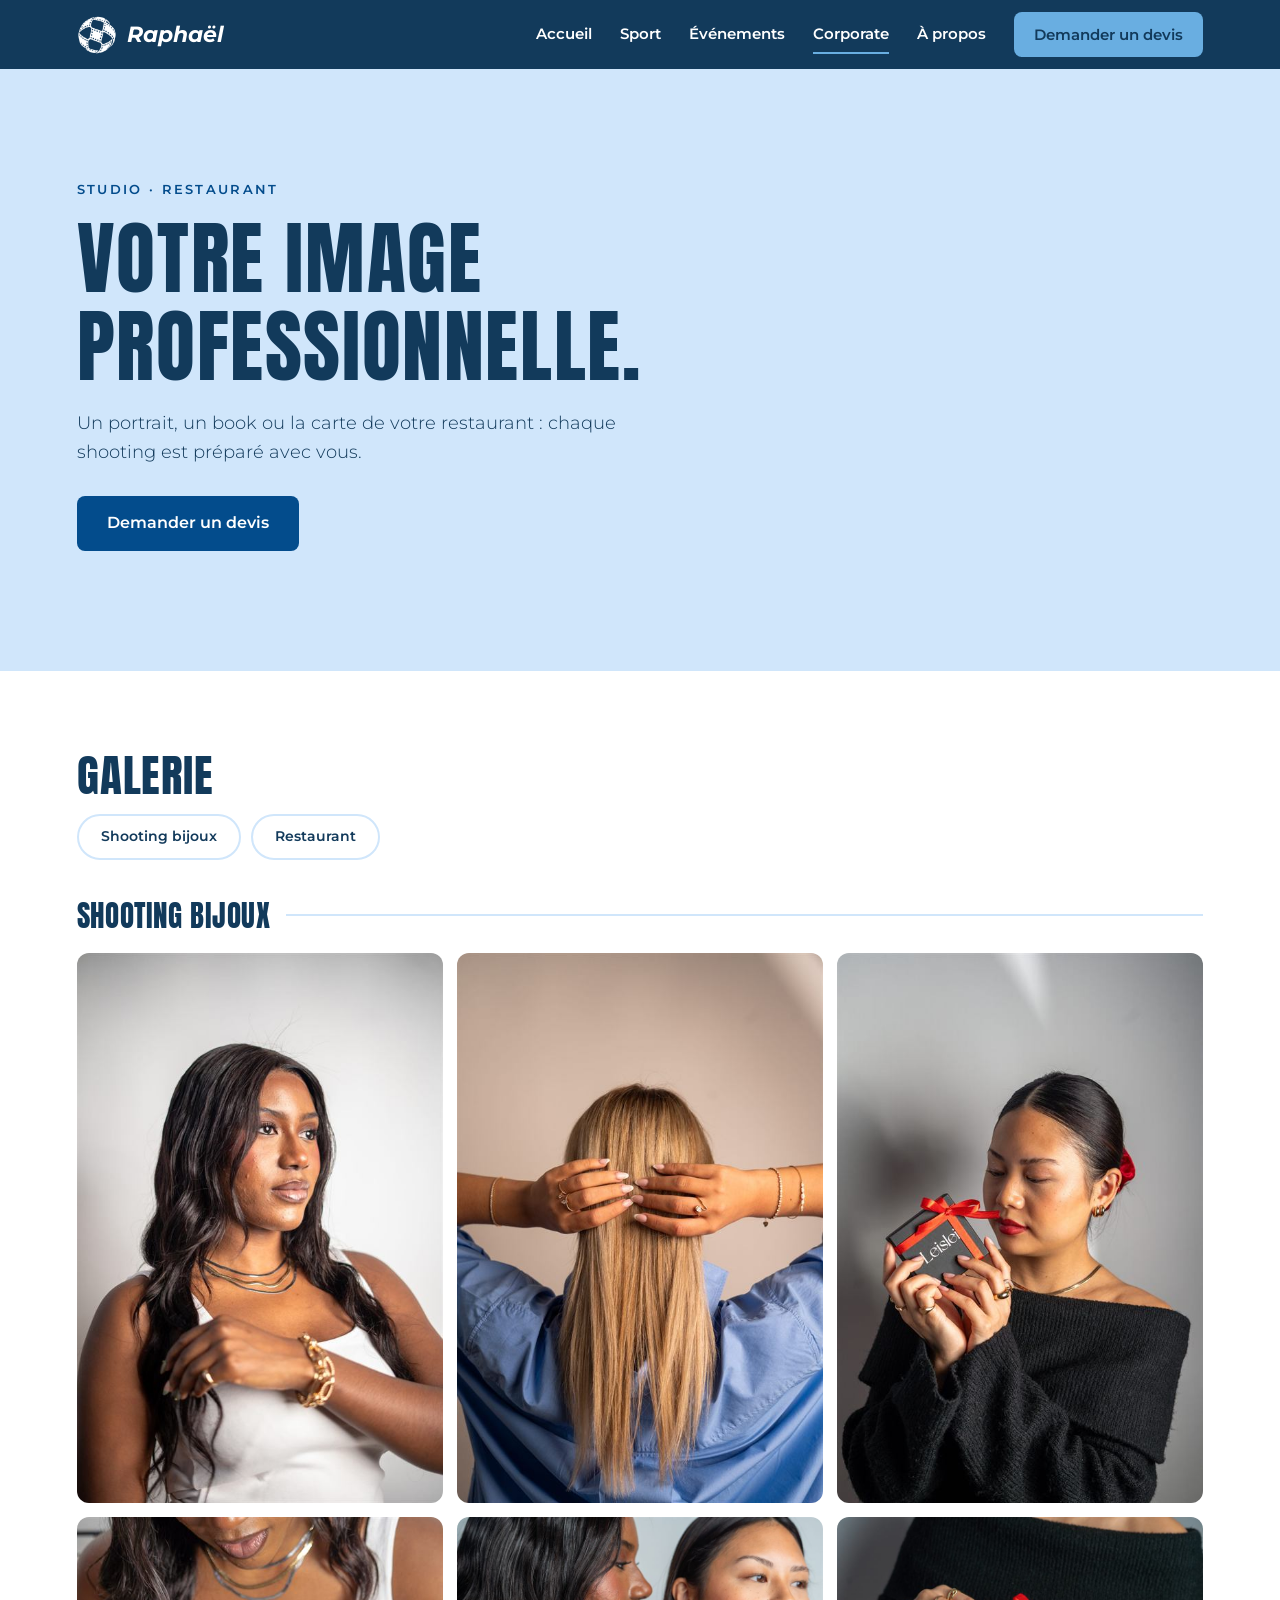
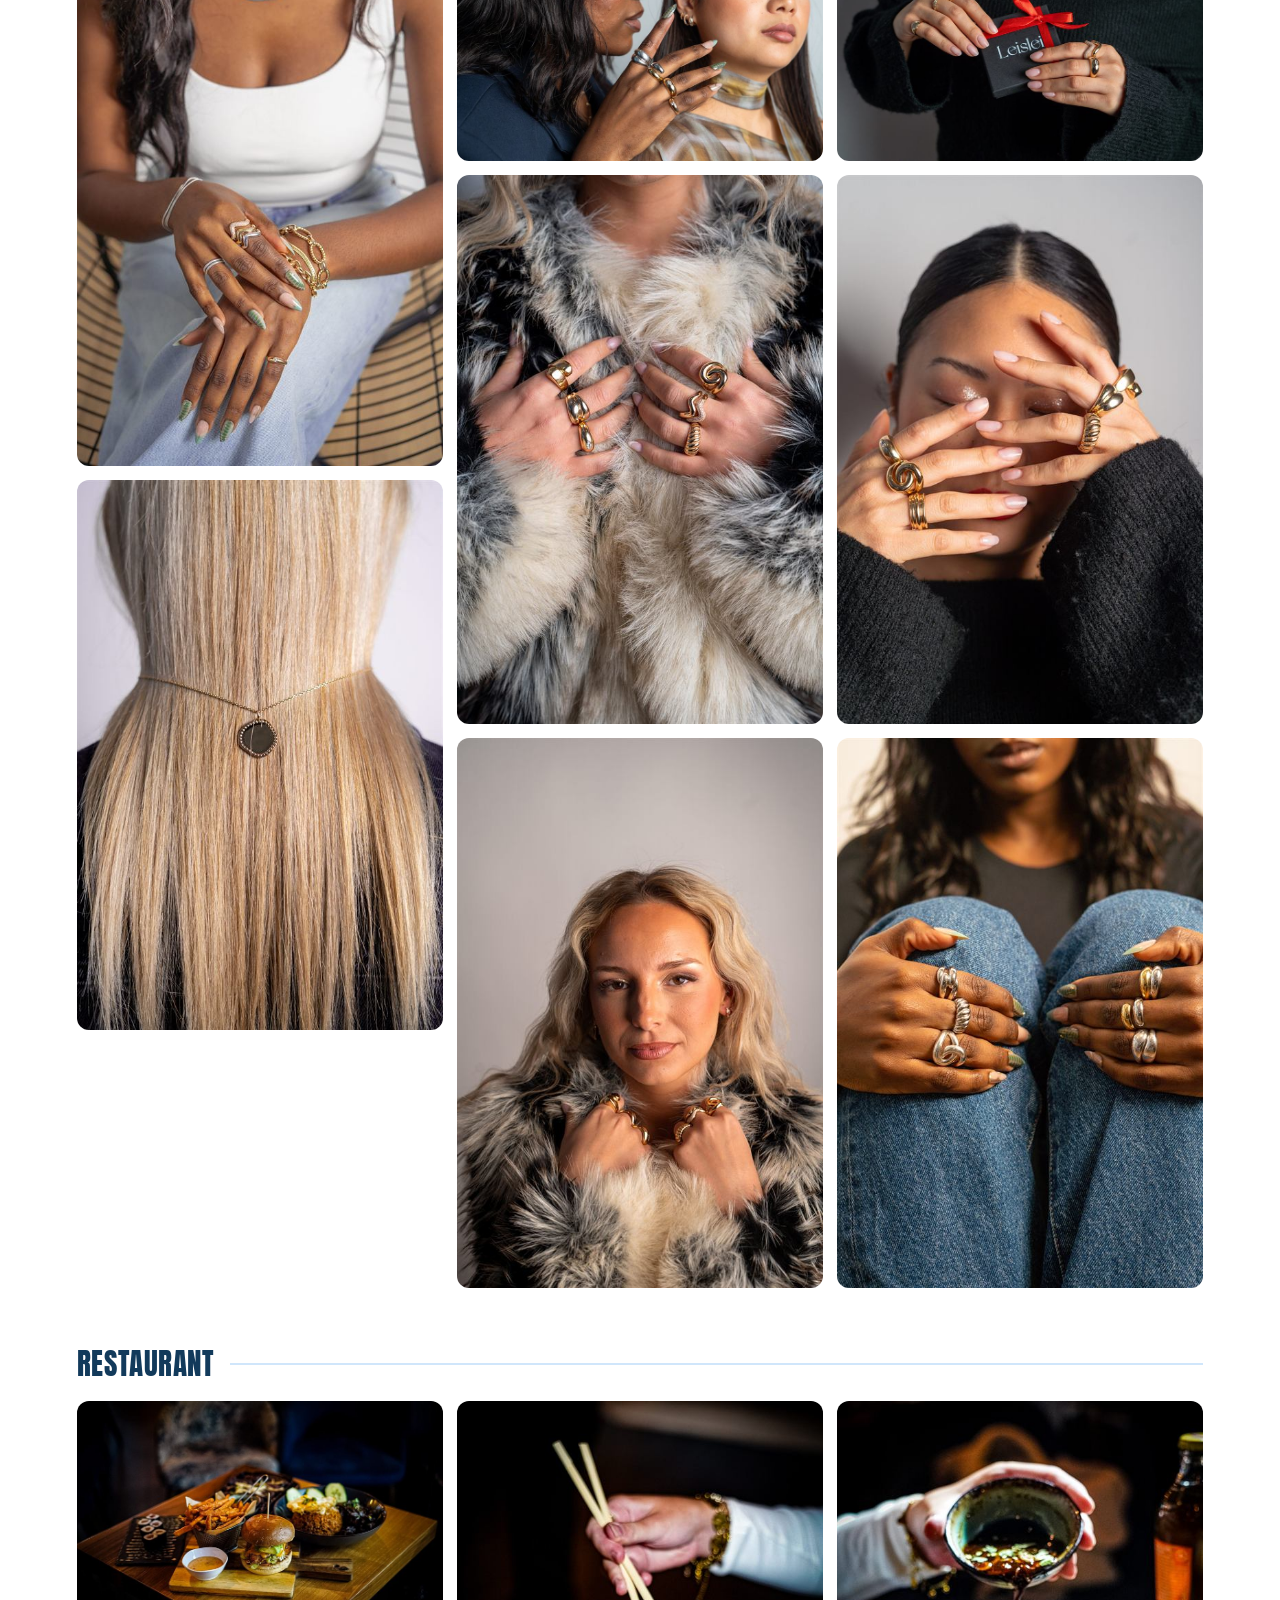
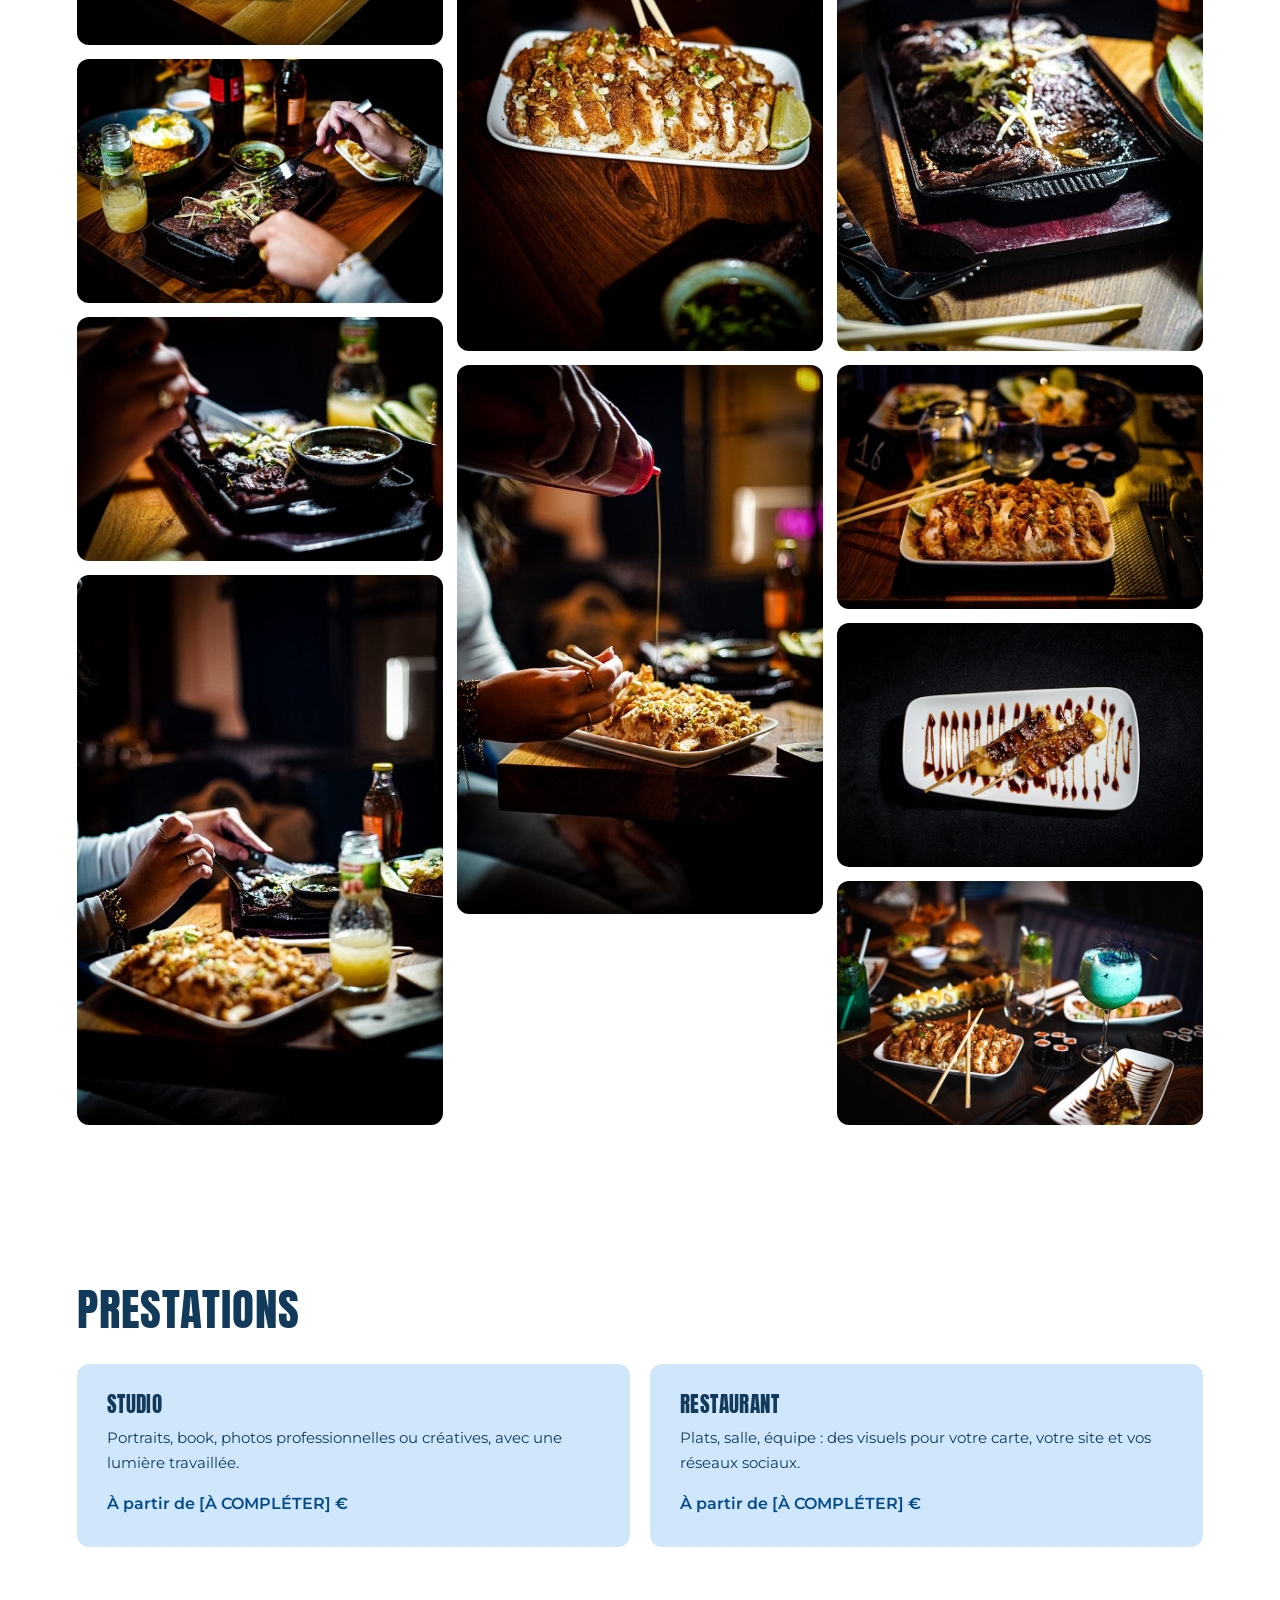
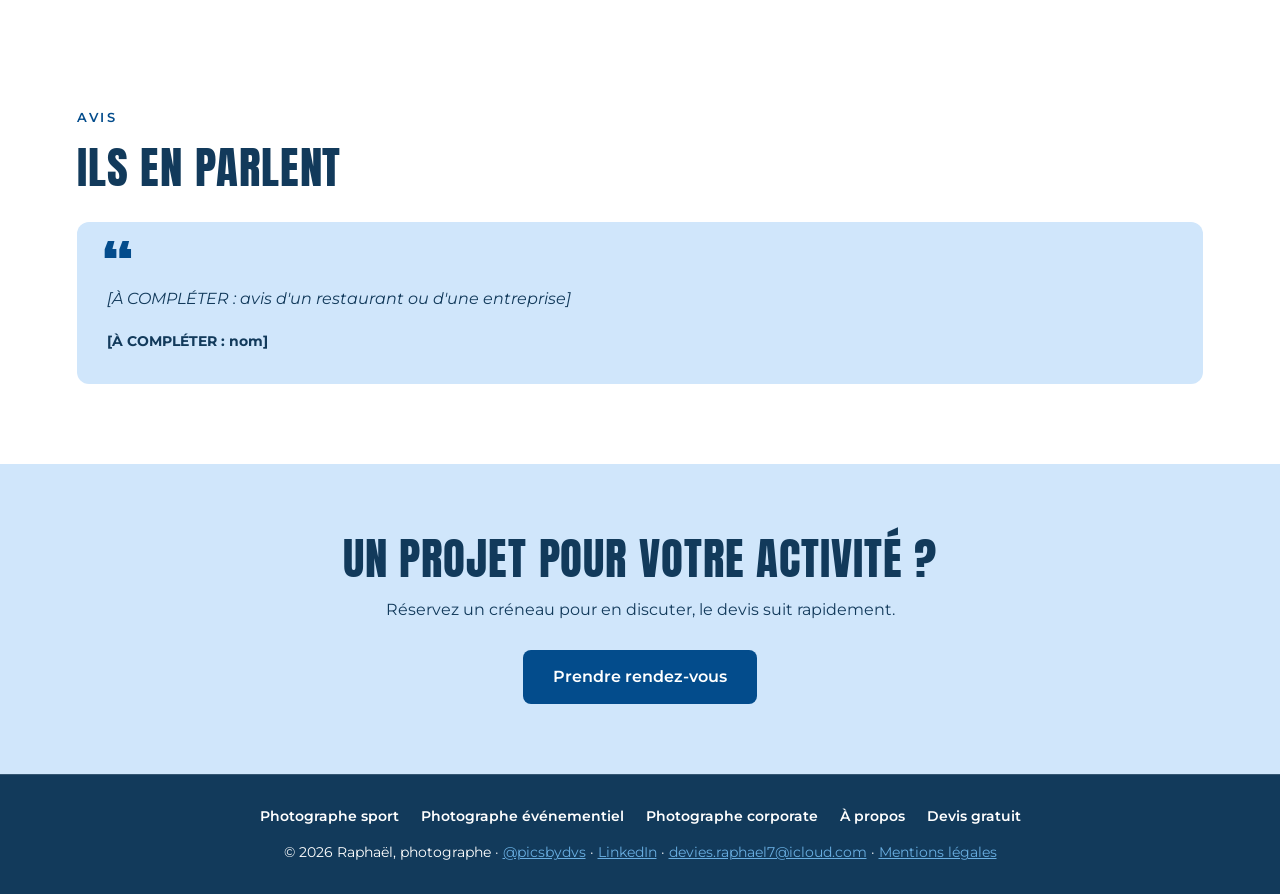
<file: corporate.html>
<!DOCTYPE html>
<html lang="fr">
<head>
  <meta charset="UTF-8">
  <meta name="viewport" content="width=device-width, initial-scale=1.0">
  <title>Photographe corporate : studio, bijoux, restaurant | Raphaël</title>
  <meta name="description" content="Photographe corporate dans le Val-d'Oise et en Île-de-France : shooting produit en studio, bijoux, portraits professionnels et photos de restaurant.">
  <link rel="canonical" href="https://raphdvs.github.io/picsbydvs/corporate.html">
  <link rel="preconnect" href="https://fonts.googleapis.com">
  <link rel="preconnect" href="https://fonts.gstatic.com" crossorigin>
  <link href="https://fonts.googleapis.com/css2?family=Anton&family=Montserrat:ital,wght@0,300;0,400;0,600;1,700&display=swap" rel="stylesheet">
  <link rel="stylesheet" href="style.css">
  <link rel="icon" href="images/favicon.ico" sizes="any">
  <link rel="icon" type="image/png" href="images/favicon-32.png">
  <link rel="apple-touch-icon" href="images/apple-touch-icon.png">
  <!-- Partage sur les réseaux. Adresse du site : https://raphdvs.github.io/picsbydvs/
       (si tu prends un nom de domaine, remplace-la dans toutes les pages et dans sitemap.xml) -->
  <meta property="og:type" content="website">
  <meta property="og:site_name" content="Raphaël, photographe">
  <meta property="og:locale" content="fr_FR">
  <meta property="og:title" content="Photographe corporate : studio, bijoux, restaurant | Raphaël">
  <meta property="og:description" content="Photographe corporate dans le Val-d'Oise et en Île-de-France : shooting produit en studio, bijoux, portraits professionnels et photos de restaurant.">
  <meta property="og:url" content="https://raphdvs.github.io/picsbydvs/corporate.html">
  <meta property="og:image" content="https://raphdvs.github.io/picsbydvs/images/Bijoux/DSC08731.jpg">
  <meta name="twitter:card" content="summary_large_image">
  <meta name="twitter:title" content="Photographe corporate : studio, bijoux, restaurant | Raphaël">
  <meta name="twitter:description" content="Photographe corporate dans le Val-d'Oise et en Île-de-France : shooting produit en studio, bijoux, portraits professionnels et photos de restaurant.">
  <meta name="twitter:image" content="https://raphdvs.github.io/picsbydvs/images/Bijoux/DSC08731.jpg">
  <!-- Données structurées schema.org (lues par Google) -->
  <script type="application/ld+json">
  {
      "@context":  "https://schema.org",
      "@graph":  [
                     {
                         "@type":  "Service",
                         "name":  "Photographie corporate",
                         "serviceType":  "Photographe corporate",
                         "description":  "Shooting produit et bijoux en studio, portraits professionnels et photos de restaurant.",
                         "url":  "https://raphdvs.github.io/picsbydvs/corporate.html",
                         "provider":  {
                                          "@type":  "ProfessionalService",
                                          "@id":  "https://raphdvs.github.io/picsbydvs/#entreprise",
                                          "name":  "Raphaël Devies, photographe",
                                          "url":  "https://raphdvs.github.io/picsbydvs/"
                                      },
                         "areaServed":  [
                                            "Val-d'Oise",
                                            "Île-de-France"
                                        ]
                     },
                     {
                         "@type":  "BreadcrumbList",
                         "itemListElement":  [
                                                 {
                                                     "@type":  "ListItem",
                                                     "position":  1,
                                                     "name":  "Accueil",
                                                     "item":  "https://raphdvs.github.io/picsbydvs/"
                                                 },
                                                 {
                                                     "@type":  "ListItem",
                                                     "position":  2,
                                                     "name":  "Corporate",
                                                     "item":  "https://raphdvs.github.io/picsbydvs/corporate.html"
                                                 }
                                             ]
                     }
                 ]
  }
  </script>
</head>
<body data-page="corporate" class="theme-pro">
  <header id="site-header" class="site-header"></header>

  <main>
    <section class="hero hero-light">
      <p class="kicker">Studio · Restaurant</p>
      <h1>Votre image<br>professionnelle.</h1>
      <p class="lead">Un portrait, un book ou la carte de votre restaurant : chaque shooting est préparé avec vous.</p>
      <a class="btn" href="rendez-vous.html">Demander un devis</a>
    </section>

    <section class="section">
      <h2>Galerie</h2>
      <!-- Rempli automatiquement avec MEDIAS_CORPORATE de medias.js -->
      <div id="galerie" data-galerie="corporate"></div>
    </section>

    <section class="section">
      <h2>Prestations</h2>
      <!-- Les prix viennent de TARIFS dans medias.js -->
      <div class="cards">
        <div class="card"><h3>Studio</h3><p>Portraits, book, photos professionnelles ou créatives, avec une lumière travaillée.</p><p class="prix" data-tarif="studio"></p></div>
        <div class="card"><h3>Restaurant</h3><p>Plats, salle, équipe : des visuels pour votre carte, votre site et vos réseaux sociaux.</p><p class="prix" data-tarif="restaurant"></p></div>
      </div>
    </section>

    <section class="section avis-section" aria-labelledby="avis-titre">
      <p class="kicker">Avis</p>
      <h2 id="avis-titre">Ils en parlent</h2>
      <!-- Rempli automatiquement avec les AVIS « corporate » de medias.js -->
      <div class="avis-liste" data-avis="corporate"></div>
    </section>

    <section class="cta-band">
      <h2>Un projet pour votre activité ?</h2>
      <p>Réservez un créneau pour en discuter, le devis suit rapidement.</p>
      <a class="btn" href="rendez-vous.html">Prendre rendez-vous</a>
    </section>
  </main>

  <footer id="site-footer" class="site-footer"></footer>
  <script src="medias.js" defer></script>
  <script src="script.js" defer></script>
</body>
</html>
</file>
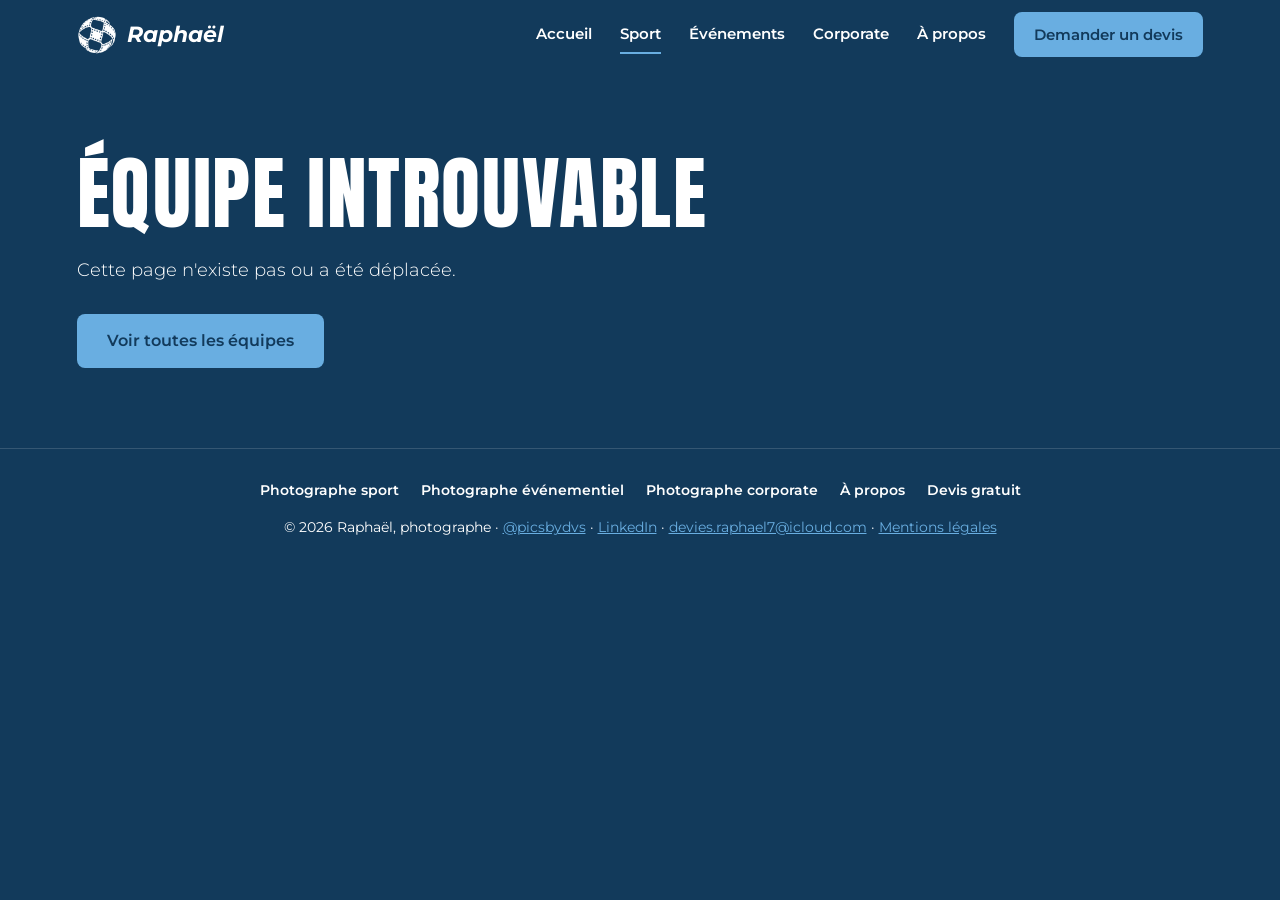
<file: equipe.html>
<!DOCTYPE html>
<html lang="fr">
<head>
  <meta charset="UTF-8">
  <meta name="viewport" content="width=device-width, initial-scale=1.0">
  <title>Photos d'équipes : football, futsal, hockey | Raphaël</title>
  <meta name="description" content="Photos d'équipes de football, futsal et hockey par Raphaël, photographe sport dans le Val-d'Oise et en Île-de-France : matchs, actions et ambiance.">
  <link rel="preconnect" href="https://fonts.googleapis.com">
  <link rel="preconnect" href="https://fonts.gstatic.com" crossorigin>
  <link href="https://fonts.googleapis.com/css2?family=Anton&family=Montserrat:ital,wght@0,300;0,400;0,600;1,700&display=swap" rel="stylesheet">
  <link rel="stylesheet" href="style.css">
  <link rel="icon" href="images/favicon.ico" sizes="any">
  <link rel="icon" type="image/png" href="images/favicon-32.png">
  <link rel="apple-touch-icon" href="images/apple-touch-icon.png">
  <!-- Partage sur les réseaux. Adresse du site : https://raphdvs.github.io/picsbydvs/
       (si tu prends un nom de domaine, remplace-la dans toutes les pages et dans sitemap.xml)
       Titre, description, canonical et image sont remplacés par ceux de l'équipe (script.js). -->
  <meta property="og:type" content="website">
  <meta property="og:site_name" content="Raphaël, photographe">
  <meta property="og:locale" content="fr_FR">
  <meta property="og:title" content="Photos d'équipes : football, futsal, hockey | Raphaël">
  <meta property="og:description" content="Photos d'équipes de football, futsal et hockey par Raphaël, photographe sport dans le Val-d'Oise et en Île-de-France : matchs, actions et ambiance.">
  <meta property="og:url" content="https://raphdvs.github.io/picsbydvs/equipe.html">
  <meta property="og:image" content="https://raphdvs.github.io/picsbydvs/images/soa/DSC03241.jpg">
  <meta name="twitter:card" content="summary_large_image">
  <meta name="twitter:title" content="Photos d'équipes : football, futsal, hockey | Raphaël">
  <meta name="twitter:description" content="Photos d'équipes de football, futsal et hockey par Raphaël, photographe sport dans le Val-d'Oise et en Île-de-France : matchs, actions et ambiance.">
  <meta name="twitter:image" content="https://raphdvs.github.io/picsbydvs/images/soa/DSC03241.jpg">
</head>
<body data-page="sport" class="theme-sport">
  <header id="site-header" class="site-header"></header>

  <main id="page-equipe"></main>

  <footer id="site-footer" class="site-footer"></footer>
  <script src="medias.js" defer></script>
  <script src="script.js" defer></script>
</body>
</html>
</file>
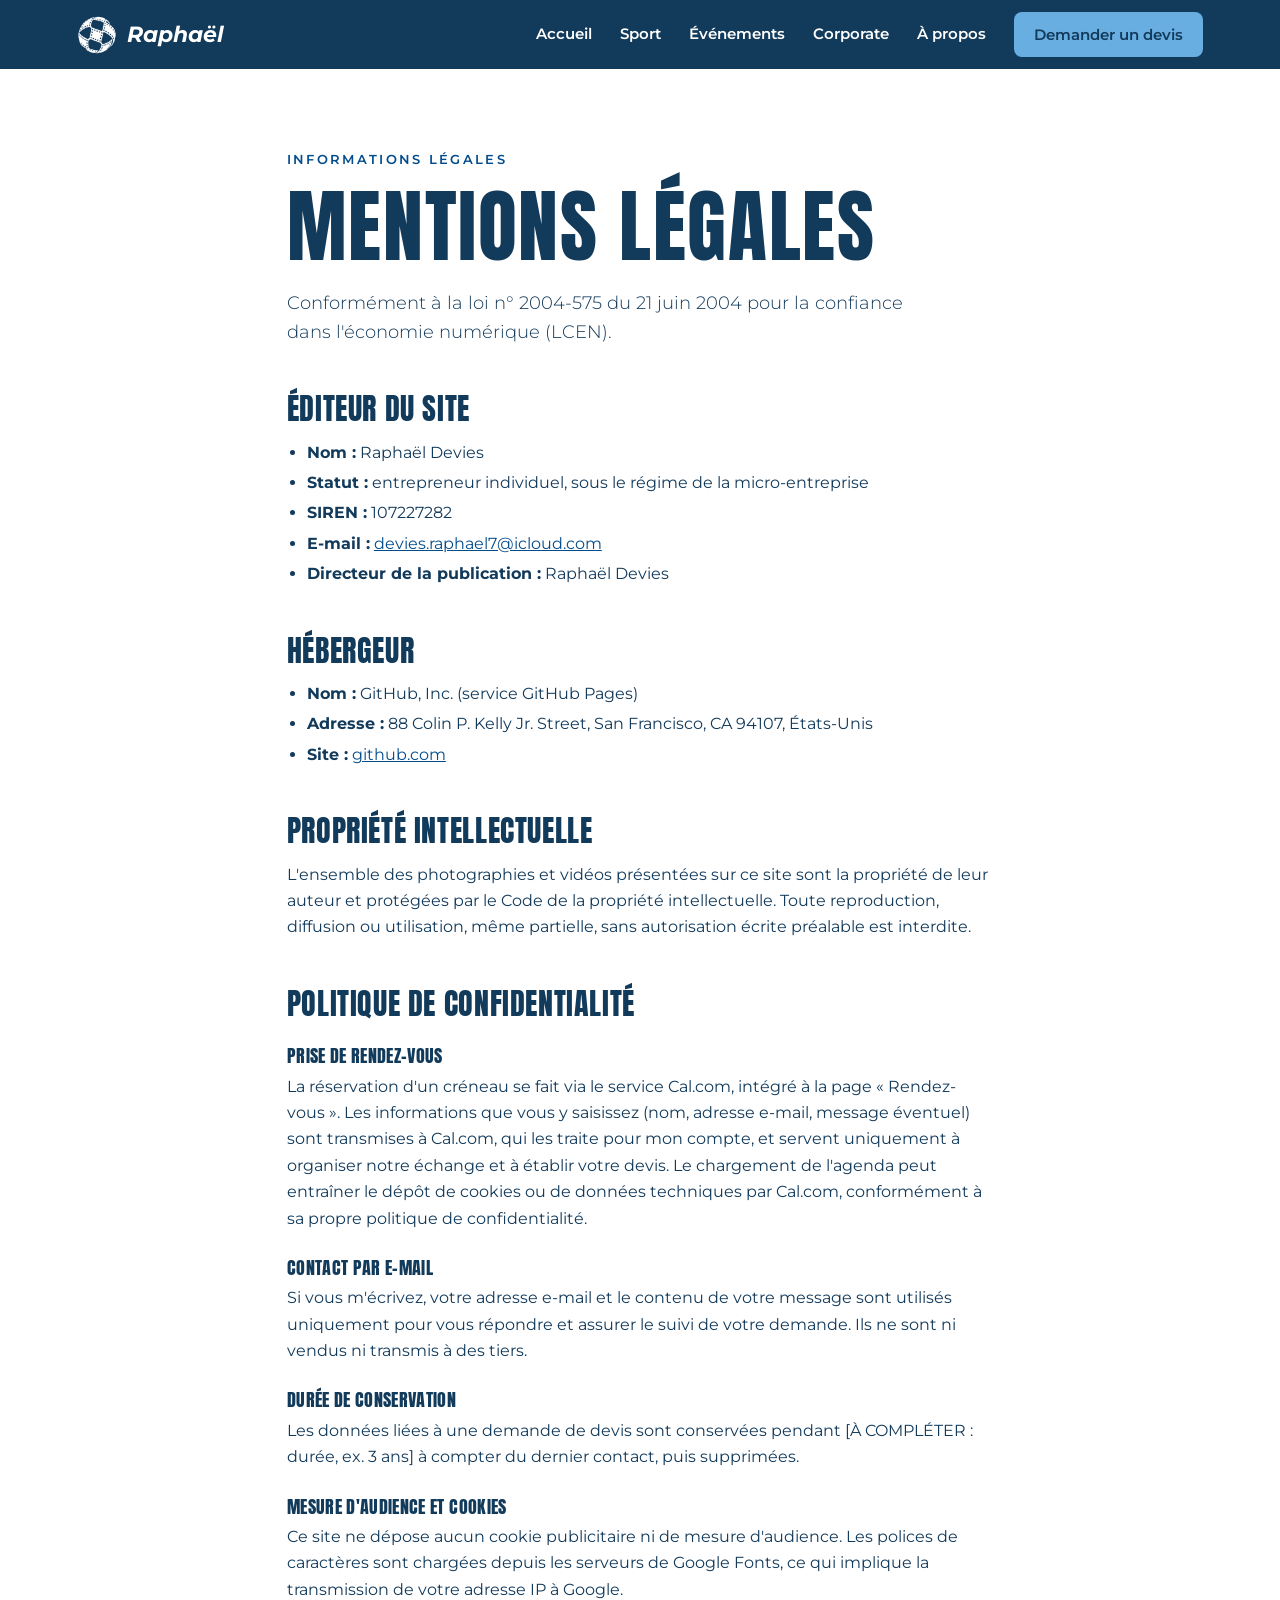
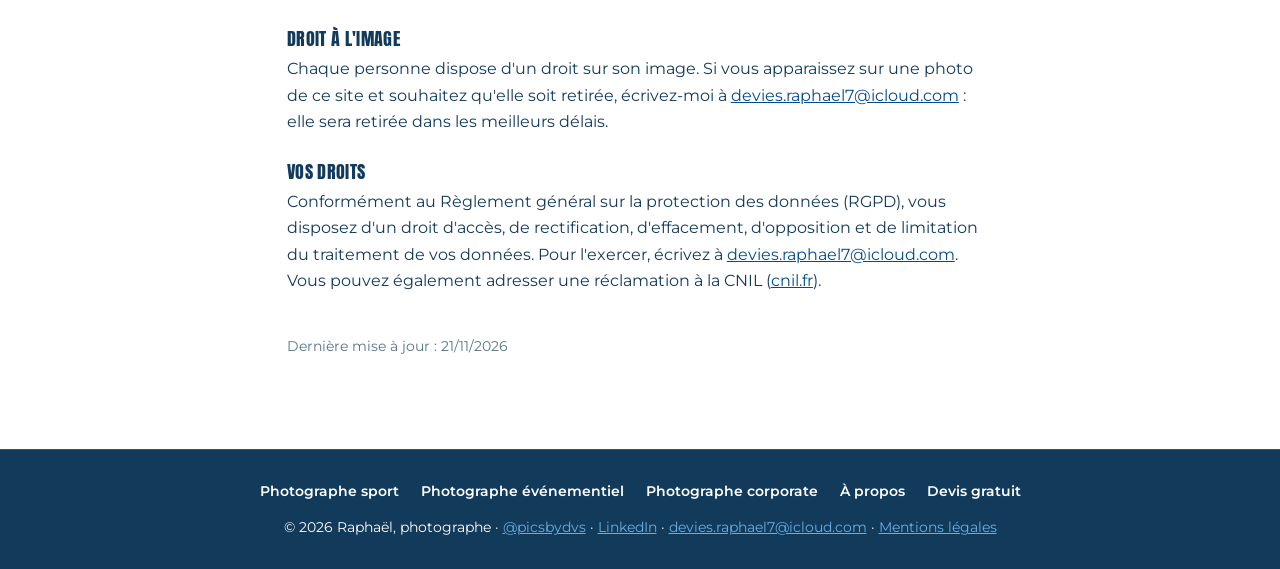
<file: mentions-legales.html>
<!DOCTYPE html>
<html lang="fr">
<head>
  <meta charset="UTF-8">
  <meta name="viewport" content="width=device-width, initial-scale=1.0">
  <title>Mentions légales et confidentialité | Raphaël, photographe</title>
  <meta name="description" content="Mentions légales du site de Raphaël Devies, photographe : éditeur, hébergeur, propriété des photos, données personnelles et droit à l'image.">
  <link rel="canonical" href="https://raphdvs.github.io/picsbydvs/mentions-legales.html">
  <link rel="preconnect" href="https://fonts.googleapis.com">
  <link rel="preconnect" href="https://fonts.gstatic.com" crossorigin>
  <link href="https://fonts.googleapis.com/css2?family=Anton&family=Montserrat:ital,wght@0,300;0,400;0,600;1,700&display=swap" rel="stylesheet">
  <link rel="stylesheet" href="style.css">
  <link rel="icon" href="images/favicon.ico" sizes="any">
  <link rel="icon" type="image/png" href="images/favicon-32.png">
  <link rel="apple-touch-icon" href="images/apple-touch-icon.png">
  <!-- Partage sur les réseaux. Adresse du site : https://raphdvs.github.io/picsbydvs/
       (si tu prends un nom de domaine, remplace-la dans toutes les pages et dans sitemap.xml) -->
  <meta property="og:type" content="website">
  <meta property="og:site_name" content="Raphaël, photographe">
  <meta property="og:locale" content="fr_FR">
  <meta property="og:title" content="Mentions légales et confidentialité | Raphaël, photographe">
  <meta property="og:description" content="Mentions légales du site de Raphaël Devies, photographe : éditeur, hébergeur, propriété des photos, données personnelles et droit à l'image.">
  <meta property="og:url" content="https://raphdvs.github.io/picsbydvs/mentions-legales.html">
  <meta property="og:image" content="https://raphdvs.github.io/picsbydvs/images/soa/DSC05408.jpg">
  <meta name="twitter:card" content="summary_large_image">
  <meta name="twitter:title" content="Mentions légales et confidentialité | Raphaël, photographe">
  <meta name="twitter:description" content="Mentions légales du site de Raphaël Devies, photographe : éditeur, hébergeur, propriété des photos, données personnelles et droit à l'image.">
  <meta name="twitter:image" content="https://raphdvs.github.io/picsbydvs/images/soa/DSC05408.jpg">
</head>
<body data-page="mentions">
  <header id="site-header" class="site-header"></header>

  <main>
    <section class="section legal">
      <p class="kicker">Informations légales</p>
      <h1>Mentions légales</h1>
      <p class="lead">Conformément à la loi n° 2004-575 du 21 juin 2004 pour la confiance dans l'économie numérique (LCEN).</p>

      <h2>Éditeur du site</h2>
      <ul>
        <li><strong>Nom :</strong> Raphaël Devies</li>
        <li><strong>Statut :</strong> entrepreneur individuel, sous le régime de la micro-entreprise</li>
        <li><strong>SIREN :</strong> 107227282</li>
        <li><strong>E-mail :</strong> <a data-email href="#"></a></li>
        <li><strong>Directeur de la publication :</strong> Raphaël Devies</li>
      </ul>

      <h2>Hébergeur</h2>
      <ul>
        <li><strong>Nom :</strong> GitHub, Inc. (service GitHub Pages)</li>
        <li><strong>Adresse :</strong> 88 Colin P. Kelly Jr. Street, San Francisco, CA 94107, États-Unis</li>
        <li><strong>Site :</strong> <a href="https://github.com" target="_blank" rel="noopener">github.com</a></li>
      </ul>

      <h2>Propriété intellectuelle</h2>
      <p>L'ensemble des photographies et vidéos présentées sur ce site sont la propriété de leur auteur et protégées par le Code de la propriété intellectuelle. Toute reproduction, diffusion ou utilisation, même partielle, sans autorisation écrite préalable est interdite.</p>

      <h2 id="confidentialite">Politique de confidentialité</h2>

      <h3>Prise de rendez-vous</h3>
      <p>La réservation d'un créneau se fait via le service Cal.com, intégré à la page « Rendez-vous ». Les informations que vous y saisissez (nom, adresse e-mail, message éventuel) sont transmises à Cal.com, qui les traite pour mon compte, et servent uniquement à organiser notre échange et à établir votre devis. Le chargement de l'agenda peut entraîner le dépôt de cookies ou de données techniques par Cal.com, conformément à sa propre politique de confidentialité.</p>

      <h3>Contact par e-mail</h3>
      <p>Si vous m'écrivez, votre adresse e-mail et le contenu de votre message sont utilisés uniquement pour vous répondre et assurer le suivi de votre demande. Ils ne sont ni vendus ni transmis à des tiers.</p>

      <h3>Durée de conservation</h3>
      <p>Les données liées à une demande de devis sont conservées pendant [À COMPLÉTER : durée, ex. 3 ans] à compter du dernier contact, puis supprimées.</p>

      <h3>Mesure d'audience et cookies</h3>
      <p>Ce site ne dépose aucun cookie publicitaire ni de mesure d'audience. Les polices de caractères sont chargées depuis les serveurs de Google Fonts, ce qui implique la transmission de votre adresse IP à Google.</p>

      <h3>Droit à l'image</h3>
      <p>Chaque personne dispose d'un droit sur son image. Si vous apparaissez sur une photo de ce site et souhaitez qu'elle soit retirée, écrivez-moi à <a data-email href="#"></a> : elle sera retirée dans les meilleurs délais.</p>

      <h3>Vos droits</h3>
      <p>Conformément au Règlement général sur la protection des données (RGPD), vous disposez d'un droit d'accès, de rectification, d'effacement, d'opposition et de limitation du traitement de vos données. Pour l'exercer, écrivez à <a data-email href="#"></a>. Vous pouvez également adresser une réclamation à la CNIL (<a href="https://www.cnil.fr" target="_blank" rel="noopener">cnil.fr</a>).</p>

      <p class="legal-maj">Dernière mise à jour : 21/11/2026</p>
    </section>
  </main>

  <footer id="site-footer" class="site-footer"></footer>
  <script src="script.js" defer></script>
</body>
</html>
</file>
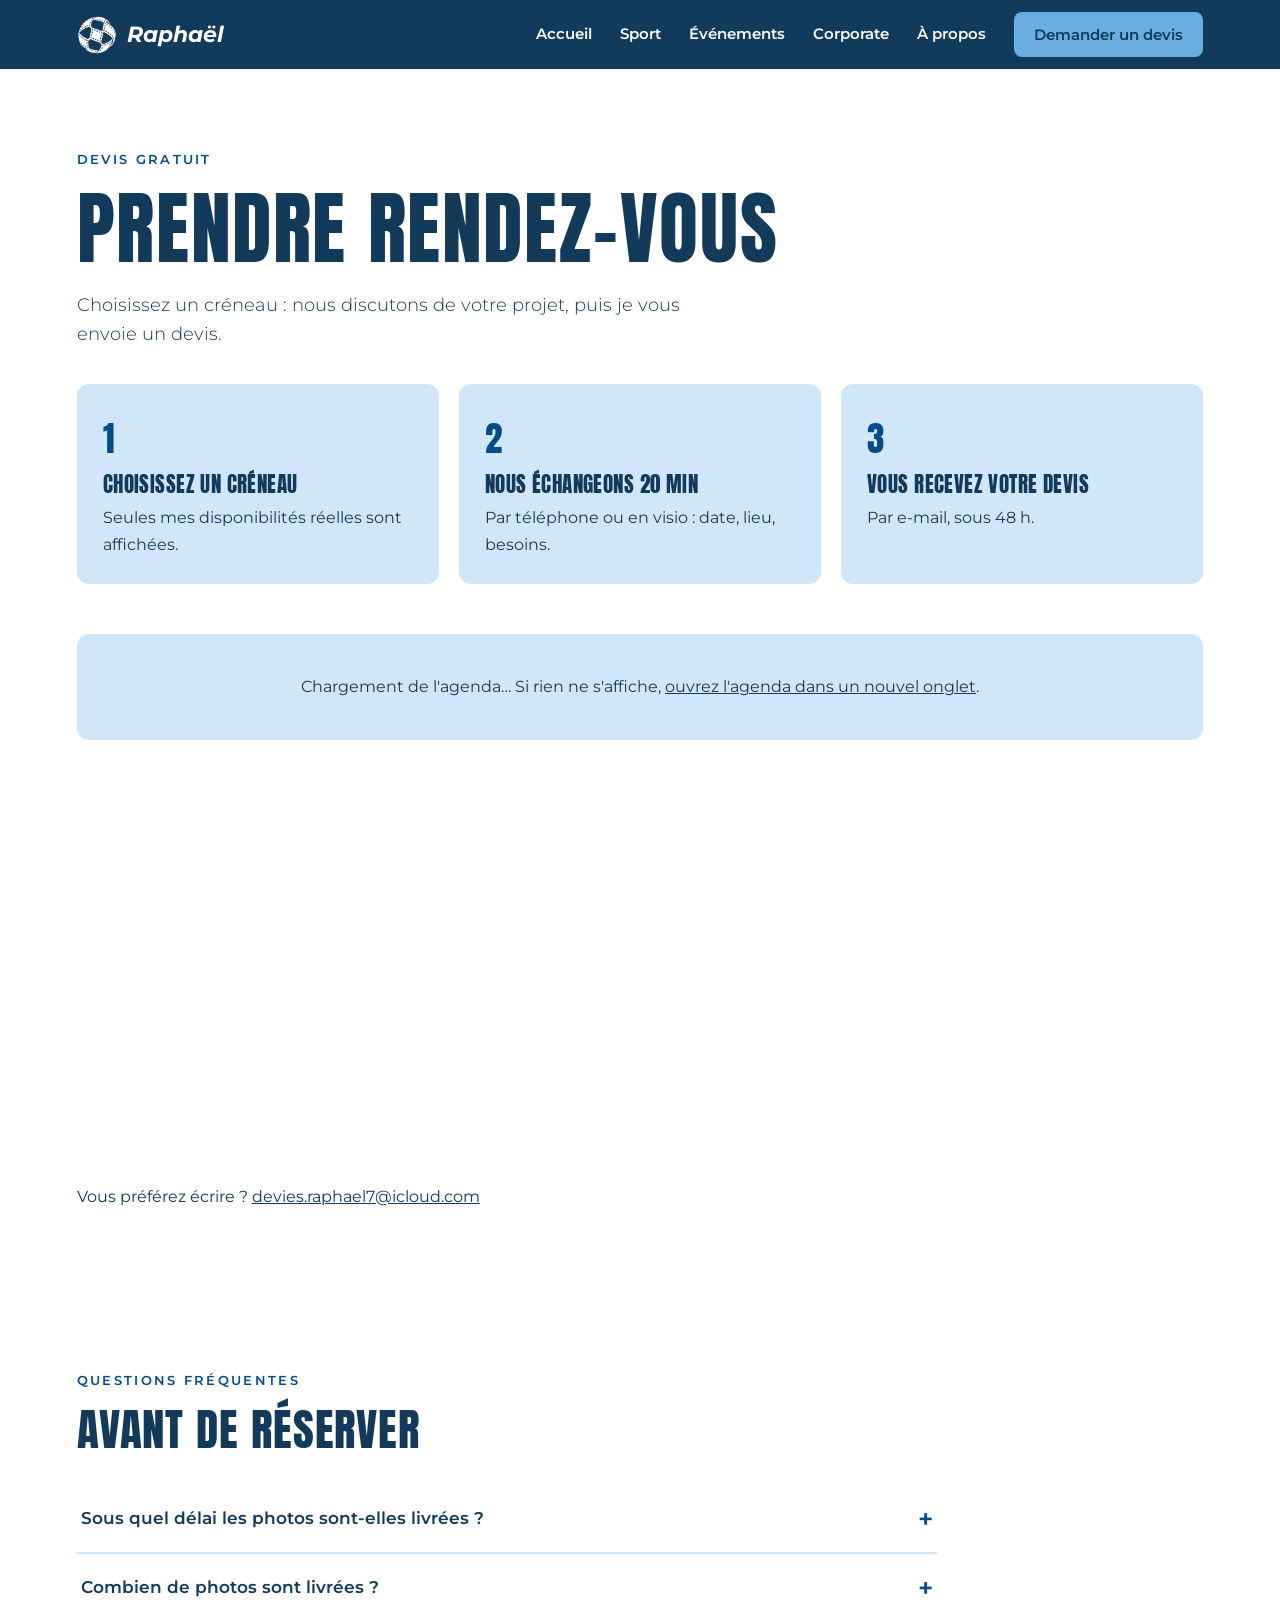
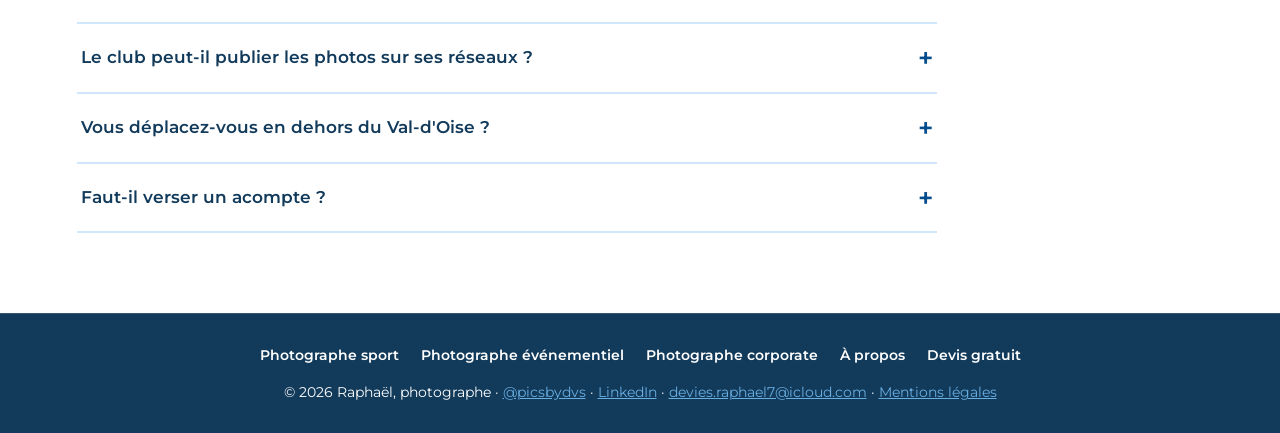
<file: rendez-vous.html>
<!DOCTYPE html>
<html lang="fr">
<head>
  <meta charset="UTF-8">
  <meta name="viewport" content="width=device-width, initial-scale=1.0">
  <title>Rendez-vous et devis photo gratuit | Raphaël, photographe</title>
  <meta name="description" content="Réservez un échange de 20 minutes avec Raphaël, photographe dans le Val-d'Oise : votre projet sport, événement ou corporate, et un devis sous 48 h.">
  <link rel="canonical" href="https://raphdvs.github.io/picsbydvs/rendez-vous.html">
  <link rel="preconnect" href="https://fonts.googleapis.com">
  <link rel="preconnect" href="https://fonts.gstatic.com" crossorigin>
  <link href="https://fonts.googleapis.com/css2?family=Anton&family=Montserrat:ital,wght@0,300;0,400;0,600;1,700&display=swap" rel="stylesheet">
  <link rel="stylesheet" href="style.css">
  <link rel="icon" href="images/favicon.ico" sizes="any">
  <link rel="icon" type="image/png" href="images/favicon-32.png">
  <link rel="apple-touch-icon" href="images/apple-touch-icon.png">
  <!-- Partage sur les réseaux. Adresse du site : https://raphdvs.github.io/picsbydvs/
       (si tu prends un nom de domaine, remplace-la dans toutes les pages et dans sitemap.xml) -->
  <meta property="og:type" content="website">
  <meta property="og:site_name" content="Raphaël, photographe">
  <meta property="og:locale" content="fr_FR">
  <meta property="og:title" content="Rendez-vous et devis photo gratuit | Raphaël, photographe">
  <meta property="og:description" content="Réservez un échange de 20 minutes avec Raphaël, photographe dans le Val-d'Oise : votre projet sport, événement ou corporate, et un devis sous 48 h.">
  <meta property="og:url" content="https://raphdvs.github.io/picsbydvs/rendez-vous.html">
  <meta property="og:image" content="https://raphdvs.github.io/picsbydvs/images/soa/DSC05408.jpg">
  <meta name="twitter:card" content="summary_large_image">
  <meta name="twitter:title" content="Rendez-vous et devis photo gratuit | Raphaël, photographe">
  <meta name="twitter:description" content="Réservez un échange de 20 minutes avec Raphaël, photographe dans le Val-d'Oise : votre projet sport, événement ou corporate, et un devis sous 48 h.">
  <meta name="twitter:image" content="https://raphdvs.github.io/picsbydvs/images/soa/DSC05408.jpg">
  <!-- Données structurées schema.org (lues par Google) -->
  <script type="application/ld+json">
  {
      "@context":  "https://schema.org",
      "@graph":  [
                     {
                         "@type":  "BreadcrumbList",
                         "itemListElement":  [
                                                 {
                                                     "@type":  "ListItem",
                                                     "position":  1,
                                                     "name":  "Accueil",
                                                     "item":  "https://raphdvs.github.io/picsbydvs/"
                                                 },
                                                 {
                                                     "@type":  "ListItem",
                                                     "position":  2,
                                                     "name":  "Rendez-vous",
                                                     "item":  "https://raphdvs.github.io/picsbydvs/rendez-vous.html"
                                                 }
                                             ]
                     }
                 ]
  }
  </script>
</head>
<body data-page="rendez-vous">
  <header id="site-header" class="site-header"></header>

  <main>
    <section class="section">
      <p class="kicker">Devis gratuit</p>
      <h1>Prendre rendez-vous</h1>
      <p class="lead">Choisissez un créneau : nous discutons de votre projet, puis je vous envoie un devis.</p>

      <ol class="steps">
        <li><h3>Choisissez un créneau</h3><p>Seules mes disponibilités réelles sont affichées.</p></li>
        <li><h3>Nous échangeons 20 min</h3><p>Par téléphone ou en visio : date, lieu, besoins.</p></li>
        <li><h3>Vous recevez votre devis</h3><p>Par e-mail, sous 48 h.</p></li>
      </ol>

      <div id="booking" class="booking"></div>

      <p class="alt-contact">Vous préférez écrire ? <a data-email href="#"></a></p>
    </section>

    <section class="section faq-section" aria-labelledby="faq-titre">
      <p class="kicker">Questions fréquentes</p>
      <h2 id="faq-titre">Avant de réserver</h2>
      <!-- Rempli automatiquement avec la liste FAQ de medias.js -->
      <div class="faq" data-faq></div>
    </section>
  </main>

  <footer id="site-footer" class="site-footer"></footer>
  <script src="medias.js" defer></script>
  <script src="script.js" defer></script>
</body>
</html>
</file>
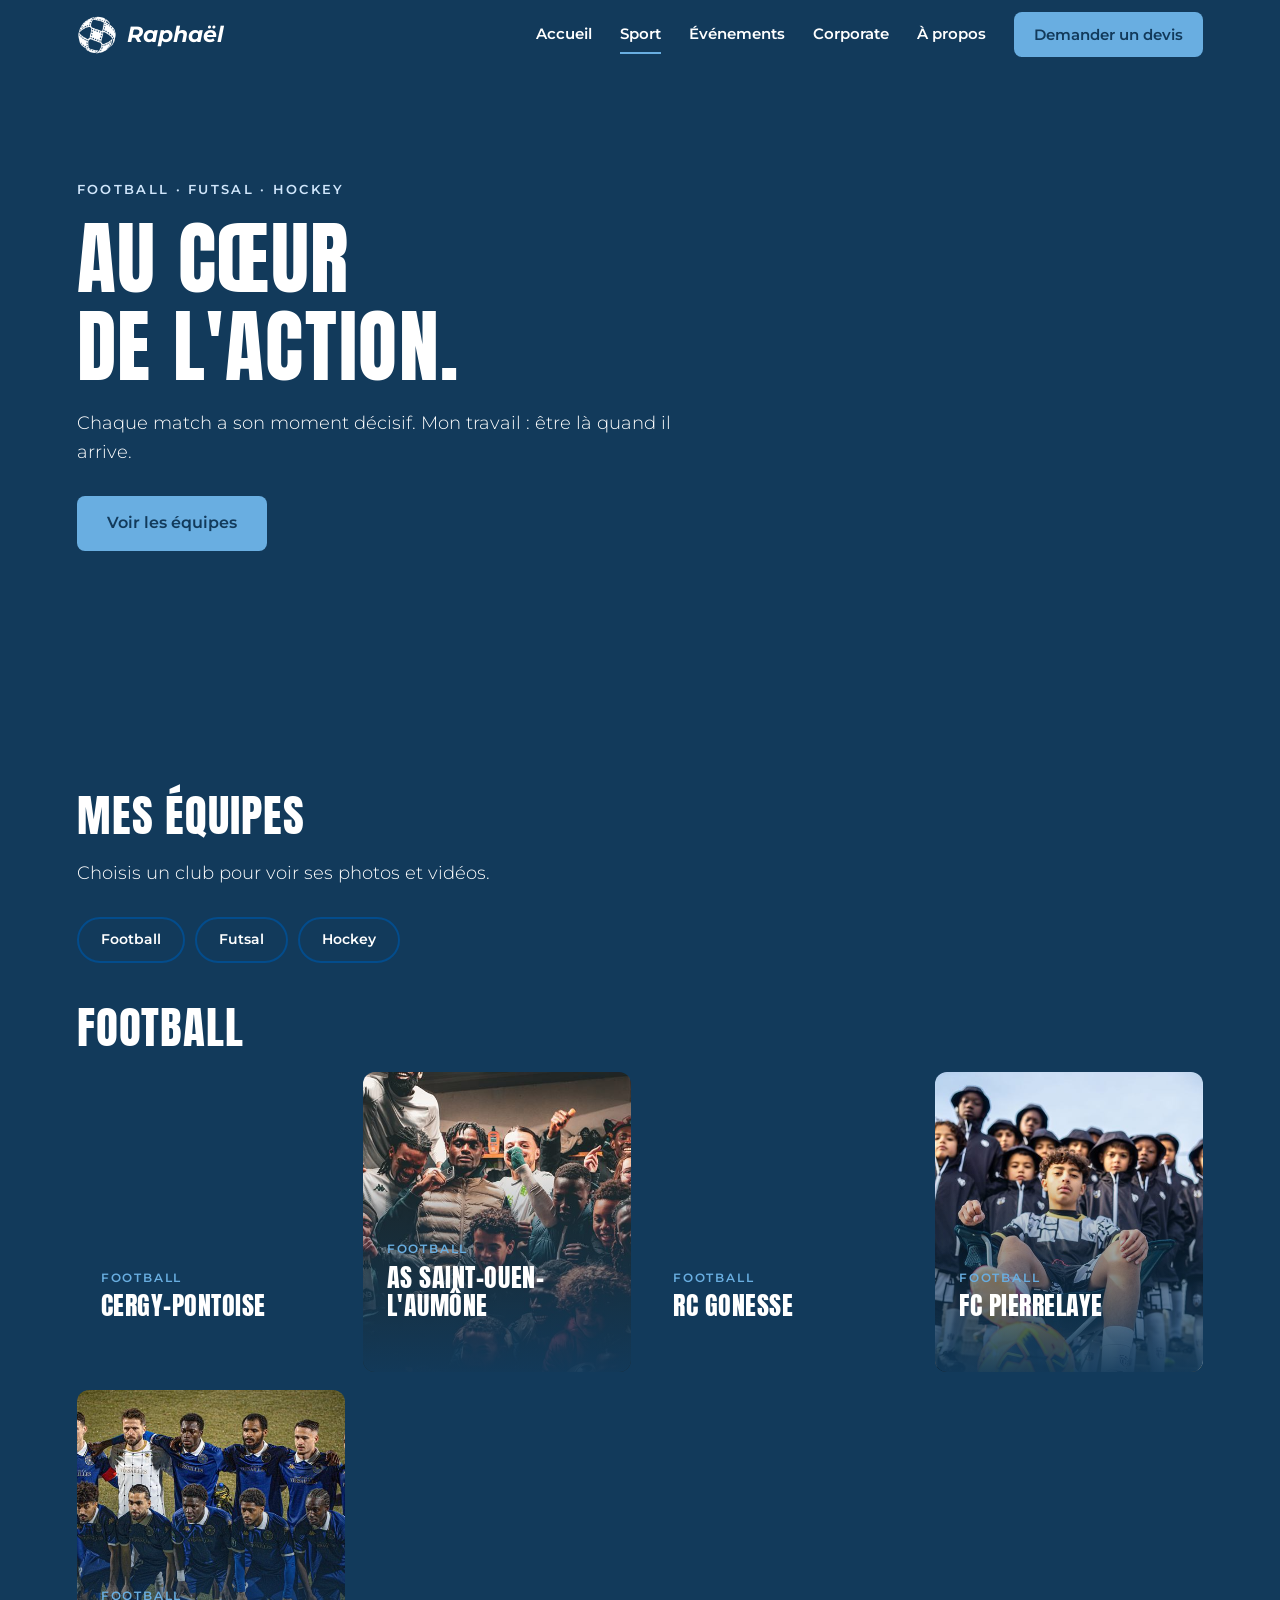
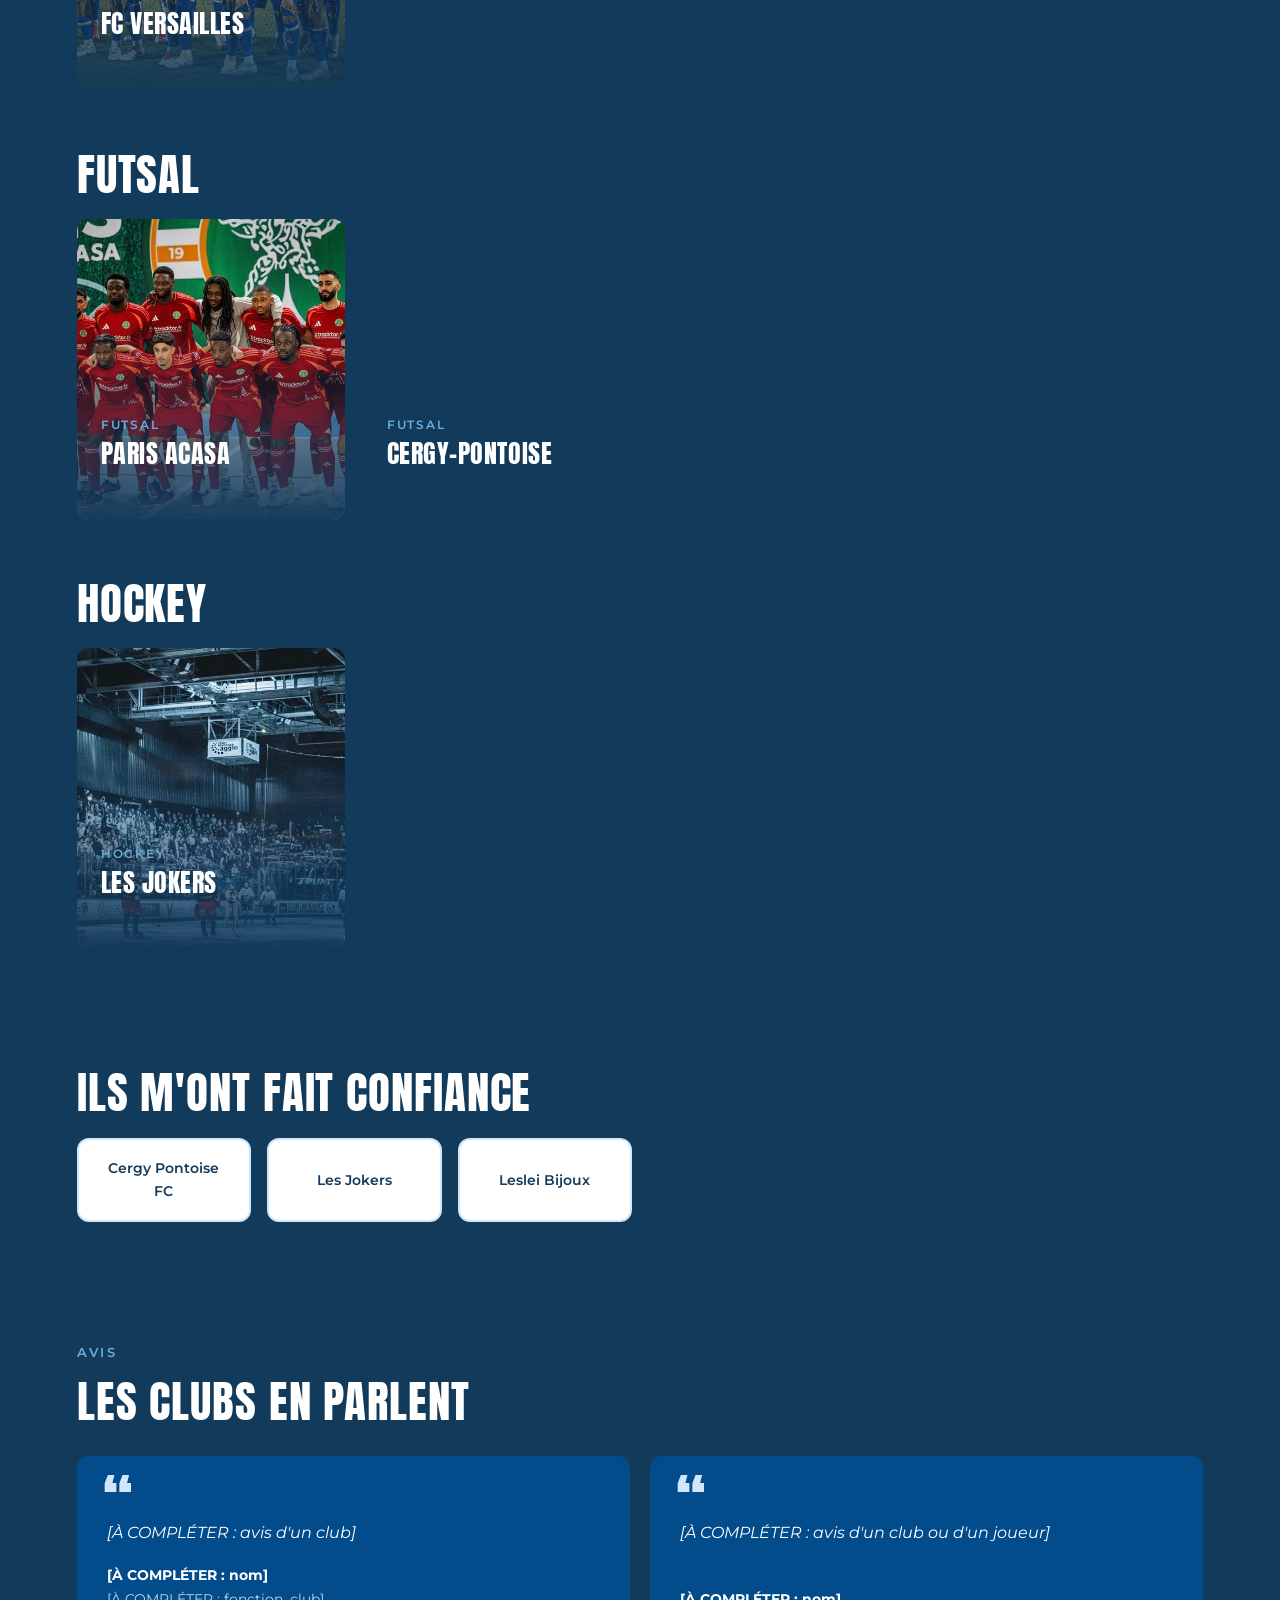
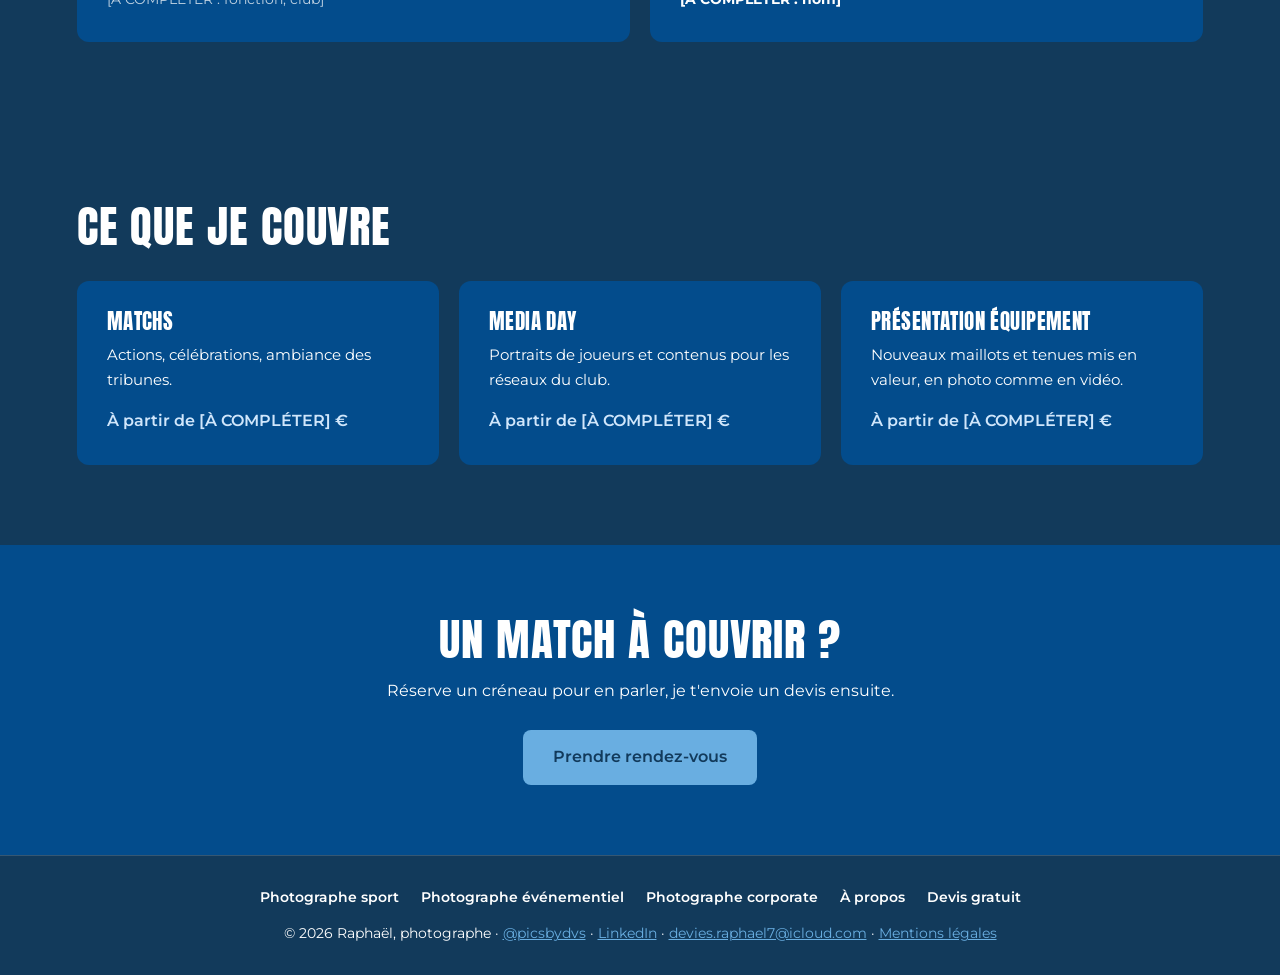
<file: sport.html>
<!DOCTYPE html>
<html lang="fr">
<head>
  <meta charset="UTF-8">
  <meta name="viewport" content="width=device-width, initial-scale=1.0">
  <title>Photographe sport : football, futsal, hockey | Raphaël</title>
  <meta name="description" content="Photographe sport pour les clubs du Val-d'Oise et d'Île-de-France : matchs de football, futsal et hockey, Media Day et présentation d'équipement.">
  <link rel="canonical" href="https://raphdvs.github.io/picsbydvs/sport.html">
  <link rel="preconnect" href="https://fonts.googleapis.com">
  <link rel="preconnect" href="https://fonts.gstatic.com" crossorigin>
  <link href="https://fonts.googleapis.com/css2?family=Anton&family=Montserrat:ital,wght@0,300;0,400;0,600;1,700&display=swap" rel="stylesheet">
  <link rel="stylesheet" href="style.css">
  <link rel="icon" href="images/favicon.ico" sizes="any">
  <link rel="icon" type="image/png" href="images/favicon-32.png">
  <link rel="apple-touch-icon" href="images/apple-touch-icon.png">
  <!-- Partage sur les réseaux. Adresse du site : https://raphdvs.github.io/picsbydvs/
       (si tu prends un nom de domaine, remplace-la dans toutes les pages et dans sitemap.xml) -->
  <meta property="og:type" content="website">
  <meta property="og:site_name" content="Raphaël, photographe">
  <meta property="og:locale" content="fr_FR">
  <meta property="og:title" content="Photographe sport : football, futsal, hockey | Raphaël">
  <meta property="og:description" content="Photographe sport pour les clubs du Val-d'Oise et d'Île-de-France : matchs de football, futsal et hockey, Media Day et présentation d'équipement.">
  <meta property="og:url" content="https://raphdvs.github.io/picsbydvs/sport.html">
  <meta property="og:image" content="https://raphdvs.github.io/picsbydvs/images/soa/DSC03241.jpg">
  <meta name="twitter:card" content="summary_large_image">
  <meta name="twitter:title" content="Photographe sport : football, futsal, hockey | Raphaël">
  <meta name="twitter:description" content="Photographe sport pour les clubs du Val-d'Oise et d'Île-de-France : matchs de football, futsal et hockey, Media Day et présentation d'équipement.">
  <meta name="twitter:image" content="https://raphdvs.github.io/picsbydvs/images/soa/DSC03241.jpg">
  <!-- Données structurées schema.org (lues par Google) -->
  <script type="application/ld+json">
  {
      "@context":  "https://schema.org",
      "@graph":  [
                     {
                         "@type":  "Service",
                         "name":  "Photographie sportive",
                         "serviceType":  "Photographe sport",
                         "description":  "Matchs, Media Day et présentation d'équipement pour les clubs de football, futsal et hockey.",
                         "url":  "https://raphdvs.github.io/picsbydvs/sport.html",
                         "provider":  {
                                          "@type":  "ProfessionalService",
                                          "@id":  "https://raphdvs.github.io/picsbydvs/#entreprise",
                                          "name":  "Raphaël Devies, photographe",
                                          "url":  "https://raphdvs.github.io/picsbydvs/"
                                      },
                         "areaServed":  [
                                            "Val-d'Oise",
                                            "Île-de-France"
                                        ]
                     },
                     {
                         "@type":  "BreadcrumbList",
                         "itemListElement":  [
                                                 {
                                                     "@type":  "ListItem",
                                                     "position":  1,
                                                     "name":  "Accueil",
                                                     "item":  "https://raphdvs.github.io/picsbydvs/"
                                                 },
                                                 {
                                                     "@type":  "ListItem",
                                                     "position":  2,
                                                     "name":  "Sport",
                                                     "item":  "https://raphdvs.github.io/picsbydvs/sport.html"
                                                 }
                                             ]
                     }
                 ]
  }
  </script>
</head>
<body data-page="sport" class="theme-sport">
  <header id="site-header" class="site-header"></header>

  <main>
    <section class="hero" style="--img:url('https://picsum.photos/seed/foot-hero/1600/900')">
      <p class="kicker">Football · Futsal · Hockey</p>
      <h1>Au cœur<br>de l'action.</h1>
      <p class="lead">Chaque match a son moment décisif. Mon travail : être là quand il arrive.</p>
      <a class="btn" href="#equipes-titre">Voir les équipes</a>
    </section>

    <section class="section">
      <h2 id="equipes-titre">Mes équipes</h2>
      <p class="lead">Choisis un club pour voir ses photos et vidéos.</p>
      <div id="equipes"></div>
    </section>

    <section class="section clients" aria-labelledby="clients-titre">
      <h2 id="clients-titre">Ils m'ont fait confiance</h2>
      <!-- Rempli automatiquement avec la liste CLIENTS de medias.js -->
      <div class="clients-liste" data-clients></div>
    </section>

    <section class="section avis-section" aria-labelledby="avis-titre">
      <p class="kicker">Avis</p>
      <h2 id="avis-titre">Les clubs en parlent</h2>
      <!-- Rempli automatiquement avec les AVIS « sport » de medias.js -->
      <div class="avis-liste" data-avis="sport"></div>
    </section>

    <section class="section">
      <h2>Ce que je couvre</h2>
      <!-- Les prix viennent de TARIFS dans medias.js -->
      <div class="cards">
        <div class="card"><h3>Matchs</h3><p>Actions, célébrations, ambiance des tribunes.</p><p class="prix" data-tarif="match"></p></div>
        <div class="card"><h3>Media Day</h3><p>Portraits de joueurs et contenus pour les réseaux du club.</p><p class="prix" data-tarif="media-day"></p></div>
        <div class="card"><h3>Présentation équipement</h3><p>Nouveaux maillots et tenues mis en valeur, en photo comme en vidéo.</p><p class="prix" data-tarif="presentation-equipement"></p></div>
      </div>
    </section>

    <section class="cta-band">
      <h2>Un match à couvrir ?</h2>
      <p>Réserve un créneau pour en parler, je t'envoie un devis ensuite.</p>
      <a class="btn" href="rendez-vous.html">Prendre rendez-vous</a>
    </section>
  </main>

  <footer id="site-footer" class="site-footer"></footer>
  <script src="medias.js" defer></script>
  <script src="script.js" defer></script>
</body>
</html>
</file>
<file: style.css>
/* =====================================================
   STYLE.CSS — Raphaël, photographe
   Sommaire :
    1. Charte graphique et thèmes
    2. Base (typographie, liens, boutons)
    3. En-tête et menu
    4. Bandeaux d'ouverture (hero)
    5. Accueil (deux univers, à propos)
    6. Page Sport (navigation, cartes d'équipe)
    7. Page Équipe (fil d'Ariane)
    8. Filtres et galerie en mosaïque
    9. Visionneuse (lightbox)
   10. Cartes de prestations et prix
   11. Bande « Ils m'ont fait confiance »
   12. Bandeau d'appel au devis
   13. Page Rendez-vous
   14. Mentions légales
   15. Pied de page
   16. Avis clients
   17. Questions fréquentes (accordéon)
   18. Fil Instagram
   19. Apparition au défilement, transition entre les pages
   20. Mobile (≤ 800 px)
   ===================================================== */


/* ===== 1. Charte graphique et thèmes ===== */
:root {
  --bleu: #034C8C;
  --marine: #123A5B;
  --ciel: #69AEE1;
  --pale: #D0E6FB;
  --blanc: #FFFFFF;

  /* Thème clair par défaut (accueil, événements, corporate, rendez-vous, mentions légales) */
  --bg: var(--blanc);
  --text: var(--marine);
  --soft: var(--pale);
  --accent: var(--bleu);
  --on-accent: var(--blanc);
}

/* Thème sombre : pages Sport et Équipe */
body.theme-sport {
  --bg: var(--marine);
  --text: var(--blanc);
  --soft: var(--bleu);
  --accent: var(--ciel);
  --on-accent: var(--marine);
}


/* ===== 2. Base ===== */
* { margin: 0; padding: 0; box-sizing: border-box; }
html { scroll-behavior: smooth; }
body {
  font-family: 'Montserrat', sans-serif; font-weight: 400; line-height: 1.65;
  background: var(--bg); color: var(--text);
}
img { display: block; max-width: 100%; }
a { color: inherit; }
h1, h2, h3 {
  font-family: 'Anton', sans-serif; font-weight: 400;
  text-transform: uppercase; letter-spacing: .02em; line-height: 1.1;
}
h1 { font-size: clamp(2.6rem, 7vw, 5rem); }
h2 { font-size: clamp(1.8rem, 4vw, 2.8rem); margin-bottom: 14px; }
h3 { font-size: 1.3rem; margin-bottom: 8px; }
:focus-visible { outline: 3px solid var(--ciel); outline-offset: 3px; }

.section { padding: 80px 6vw; max-width: 1300px; margin: 0 auto; }
.lead { font-size: 1.1rem; font-weight: 300; max-width: 620px; margin: 18px 0 30px; }
.kicker {
  font-size: .8rem; font-weight: 600; letter-spacing: .18em;
  text-transform: uppercase; margin-bottom: 14px; color: var(--accent);
}

.btn {
  display: inline-block; padding: 14px 30px; border-radius: 8px;
  background: var(--accent); color: var(--on-accent);
  font-weight: 600; text-decoration: none;
  transition: transform .2s, box-shadow .2s;
}
.btn:hover { transform: translateY(-2px); box-shadow: 0 8px 20px rgba(0, 0, 0, .2); }
.btn-light { background: var(--blanc); color: var(--marine); }
/* Bouton secondaire : contour seulement */
.btn-contour { background: transparent; color: var(--accent); box-shadow: inset 0 0 0 2px var(--accent); }
.boutons { display: flex; flex-wrap: wrap; gap: 12px; margin-top: 8px; }

/* Ancres : le titre ne passe pas sous l'en-tête fixe */
#equipes-titre, .sport-bloc { scroll-margin-top: 90px; }


/* ===== 3. En-tête et menu ===== */
.site-header {
  position: sticky; top: 0; z-index: 20;
  display: flex; align-items: center; justify-content: space-between;
  padding: 12px 6vw; background: var(--marine); color: var(--blanc);
}
.brand {
  display: flex; align-items: center; gap: 10px; text-decoration: none;
  font-weight: 700; font-style: italic; font-size: 1.4rem;
}
.brand img { width: 40px; height: 40px; }
.site-header nav { display: flex; align-items: center; gap: 28px; }
/* Écrans moyens : menu resserré pour que les 5 liens tiennent sur une ligne */
@media (min-width: 801px) and (max-width: 1080px) {
  .site-header nav { gap: 16px; }
  .site-header nav a { font-size: .88rem; }
}
.site-header nav a { text-decoration: none; font-size: .95rem; font-weight: 600; }
.site-header nav a:not(.btn) { padding: 6px 0; border-bottom: 2px solid transparent; }
.site-header nav a:not(.btn):hover,
.site-header nav a[aria-current="page"] { border-color: var(--ciel); }
.site-header .btn { padding: 10px 20px; background: var(--ciel); color: var(--marine); }
.burger { display: none; background: none; border: 0; cursor: pointer; padding: 8px; }
.burger span { display: block; width: 26px; height: 3px; margin: 5px 0; background: var(--blanc); border-radius: 2px; }


/* ===== 4. Bandeaux d'ouverture (hero) ===== */
.hero {
  padding: 110px 6vw 120px; color: var(--blanc);
  background: linear-gradient(135deg, var(--marine) 0%, var(--bleu) 45%, var(--ciel) 100%);
}
.hero .kicker { color: var(--pale); }

/* Accueil : photo plein cadre + voile sombre pour la lisibilité */
.hero-photo {
  background: linear-gradient(100deg, rgba(18, 58, 91, .92) 0%, rgba(18, 58, 91, .65) 55%, rgba(18, 58, 91, .35) 100%),
              var(--img) center / cover;
}

/* Sport et Équipe : photo sombre + coupe en diagonale (dégradé si pas de photo) */
.theme-sport .hero {
  background: linear-gradient(rgba(18, 58, 91, .55), rgba(18, 58, 91, .95)),
              var(--img, linear-gradient(135deg, var(--marine), var(--bleu))) center / cover;
  clip-path: polygon(0 0, 100% 0, 100% 88%, 0 100%);
  padding-bottom: 160px;
}

/* Événements et Corporate : clair et aéré */
.hero-light { background: var(--pale); color: var(--marine); }
.hero-light .kicker { color: var(--bleu); }


/* ===== 5. Accueil ===== */
/* Les deux univers */
.split { display: grid; grid-template-columns: 1fr 1fr; }
.world {
  display: flex; flex-direction: column; justify-content: flex-end; align-items: flex-start;
  min-height: 440px; padding: 50px 6vw; text-decoration: none;
  background-size: cover; background-position: center; transition: filter .3s;
}
.world:hover { filter: brightness(1.08); }
.world p { max-width: 420px; margin-bottom: 20px; }
.world .more { font-weight: 600; border-bottom: 2px solid currentColor; }
.world-sport {
  color: var(--blanc);
  background-image: linear-gradient(rgba(18, 58, 91, .55), rgba(18, 58, 91, .95)), var(--img);
}
.world-pro {
  color: var(--marine);
  background-image: linear-gradient(rgba(208, 230, 251, .8), rgba(255, 255, 255, .95)), var(--img);
}
.world-corporate {
  color: var(--blanc);
  background-image: linear-gradient(rgba(3, 76, 140, .6), rgba(3, 76, 140, .95)), var(--img);
}
/* Trois univers côte à côte */
.split-3 { grid-template-columns: repeat(3, 1fr); }
.split-3 .world { padding: 46px 4vw; min-height: 400px; }

/* Pages Événements et Corporate : une série par catégorie */
.series-nav { margin: 6px 0 10px; }
.serie { scroll-margin-top: 90px; }
.serie + .serie { margin-top: 60px; }
.serie-titre {
  display: flex; align-items: center; gap: 16px;
  font-size: clamp(1.3rem, 2.6vw, 1.8rem); margin: 30px 0 22px;
}
/* Filet après le titre */
.serie-titre::after { content: ""; flex: 1; height: 2px; background: var(--soft); }

/* Une seule carte de prestation : largeur limitée */
.cards:has(> .card:only-child) { max-width: 520px; }

/* À propos */
.about { display: grid; grid-template-columns: 1fr 1.4fr; gap: 50px; align-items: center; }
.about img { width: 100%; aspect-ratio: 4 / 5; object-fit: cover; border-radius: 12px; }
.about p { margin-bottom: 16px; }


/* ===== 6. Page Sport ===== */
/* Navigation par sport */
.sport-nav { display: flex; flex-wrap: wrap; gap: 10px; margin-bottom: 40px; }
.sport-nav a {
  padding: 9px 22px; border-radius: 30px; border: 2px solid var(--soft);
  text-decoration: none; font-weight: 600; font-size: .9rem; transition: border-color .2s;
}
.sport-nav a:hover { border-color: var(--accent); }
.sport-bloc + .sport-bloc { margin-top: 60px; }

/* Cartes d'équipe (dégradé si l'équipe n'a encore aucune photo) */
.teams { display: grid; grid-template-columns: repeat(auto-fill, minmax(260px, 1fr)); gap: 18px; margin-top: 20px; }
/* La photo (::before) et le voile (::after) sont des calques séparés,
   pour pouvoir zoomer la photo seule au survol */
.team {
  position: relative; overflow: hidden; isolation: isolate;
  display: flex; flex-direction: column; justify-content: flex-end;
  min-height: 300px; padding: 24px; border-radius: 12px;
  color: var(--blanc); text-decoration: none;
  transition: transform .25s, box-shadow .25s;
}
.team::before, .team::after { content: ""; position: absolute; inset: 0; }
.team::before {
  z-index: -2;
  background: var(--img, linear-gradient(135deg, var(--bleu), var(--ciel))) center / cover;
  transition: transform .6s ease;
}
.team::after { z-index: -1; background: linear-gradient(transparent 30%, rgba(18, 58, 91, .95)); }
.team:hover, .team:focus-visible { transform: translateY(-4px); box-shadow: 0 14px 30px rgba(0, 0, 0, .35); }
.team:hover::before, .team:focus-visible::before { transform: scale(1.08); }
.team h3 { font-size: 1.6rem; margin: 4px 0 6px; }
.team-sport { font-size: .75rem; font-weight: 600; letter-spacing: .15em; text-transform: uppercase; color: var(--ciel); }
.team-count { font-size: .85rem; opacity: .85; transition: opacity .3s, transform .3s; }
/* Ordinateur (souris) : le nombre de photos apparaît au survol.
   Sur téléphone il reste toujours visible, faute de survol possible. */
@media (hover: hover) and (pointer: fine) {
  .team-count { opacity: 0; transform: translateY(8px); }
  .team:hover .team-count, .team:focus-visible .team-count { opacity: .9; transform: none; }
}


/* ===== 7. Page Équipe ===== */
.fil { font-size: .85rem; margin-bottom: 22px; }
.fil a { color: var(--pale); }
.fil span { opacity: .8; }


/* ===== 8. Filtres et galerie en mosaïque ===== */
.filters { display: flex; flex-wrap: wrap; gap: 10px; margin: 24px 0 30px; }
.filters button {
  padding: 9px 22px; border-radius: 30px; cursor: pointer;
  background: transparent; color: var(--text); border: 2px solid var(--soft);
  font: inherit; font-size: .9rem; font-weight: 600; transition: all .2s;
}
.filters button:hover { border-color: var(--accent); }
.filters button.active { background: var(--accent); color: var(--on-accent); border-color: var(--accent); }
/* Nombre de médias dans chaque bouton */
.filters button small { margin-left: 4px; font-weight: 400; opacity: .65; }
.filters button.active small { opacity: .9; }

/* Mosaïque : 3 colonnes max, chaque photo garde ses proportions */
.gallery { columns: 3 280px; column-gap: 14px; }
.item {
  position: relative; display: block; margin-bottom: 14px; break-inside: avoid;
  overflow: hidden; border-radius: 8px; cursor: zoom-in; background: var(--soft);
}
.theme-pro .item { border-radius: 12px; }
.item.hidden { display: none; }
.item img { width: 100%; height: auto; transition: transform .5s; }
.item:hover img { transform: scale(1.06); }
.item video { display: block; width: 100%; aspect-ratio: 16 / 9; object-fit: cover; }

/* Légende sur la vignette */
.item span {
  position: absolute; left: 0; right: 0; bottom: 0; padding: 30px 16px 14px;
  background: linear-gradient(transparent, rgba(18, 58, 91, .9));
  color: var(--blanc); font-size: .85rem; font-weight: 600;
}
.item span strong { display: block; font-size: .95rem; }

/* Pastille « lecture » sur les vidéos */
.item.is-video::after {
  content: "▶"; position: absolute; top: 50%; left: 50%; transform: translate(-50%, -50%);
  width: 58px; height: 58px; border-radius: 50%; display: grid; place-items: center;
  background: rgba(255, 255, 255, .9); color: var(--marine); font-size: 1.2rem;
  pointer-events: none;
}

/* Message quand un filtre est vide */
.vide { padding: 40px; text-align: center; border: 2px dashed var(--soft); border-radius: 12px; }


/* ===== 9. Visionneuse (lightbox) ===== */
.lightbox {
  position: fixed; inset: 0; z-index: 100; display: none;
  align-items: center; justify-content: center; padding: 60px 80px;
  background: rgba(10, 25, 40, .96);
}
.lightbox.open { display: flex; }
.lb-figure { display: flex; flex-direction: column; align-items: center; max-width: 100%; }
.lb-media img, .lb-media video {
  display: block; max-width: calc(100vw - 160px); max-height: calc(100vh - 150px);
  object-fit: contain; border-radius: 6px;
}
.lb-legende {
  display: flex; justify-content: space-between; align-items: baseline; gap: 20px;
  width: 100%; min-height: 1.6em; margin-top: 12px; color: var(--blanc); font-size: .9rem;
}
.lb-legende strong { margin-right: 8px; }
.lb-compteur { opacity: .7; white-space: nowrap; font-variant-numeric: tabular-nums; }
.lb-btn {
  position: absolute; background: none; border: 0; border-radius: 8px;
  color: var(--blanc); line-height: 1; cursor: pointer; transition: background .2s;
}
.lb-btn:hover { background: rgba(255, 255, 255, .12); }
.lb-btn[hidden] { display: none; }
.lb-close { top: 12px; right: 16px; padding: 4px 12px; font-size: 2.6rem; }
.lb-prev, .lb-next { top: 50%; transform: translateY(-50%); padding: 10px 18px; font-size: 3.2rem; }
.lb-prev { left: 10px; }
.lb-next { right: 10px; }


/* ===== 10. Cartes de prestations et prix ===== */
.cards { display: grid; grid-template-columns: repeat(auto-fit, minmax(240px, 1fr)); gap: 20px; margin-top: 30px; }
.card { display: flex; flex-direction: column; padding: 30px; border-radius: 12px; background: var(--soft); }
.card p { font-size: .95rem; }
.card .prix { margin-top: auto; padding-top: 16px; font-weight: 600; font-size: 1rem; color: var(--accent); }
.theme-sport .card .prix { color: var(--pale); }


/* ===== 11. Bande « Ils m'ont fait confiance » ===== */
.clients { padding-top: 40px; padding-bottom: 40px; }
.clients-liste { display: grid; grid-template-columns: repeat(auto-fill, minmax(150px, 1fr)); gap: 16px; margin-top: 20px; }
.client {
  display: flex; align-items: center; justify-content: center;
  height: 84px; padding: 14px 22px; border-radius: 12px;
  background: var(--blanc); color: var(--marine); border: 2px solid var(--pale);
  font-size: .85rem; font-weight: 600; text-align: center; text-decoration: none;
  transition: transform .2s, border-color .2s;
}
a.client:hover { transform: translateY(-2px); border-color: var(--ciel); }
.client img { max-height: 56px; max-width: 140px; object-fit: contain; filter: grayscale(1); transition: filter .2s; }
.client:hover img { filter: none; }


/* ===== 12. Bandeau d'appel au devis ===== */
.cta-band { padding: 70px 6vw; text-align: center; background: var(--soft); }
.cta-band p { margin: 0 auto 26px; max-width: 520px; }


/* ===== 13. Page Rendez-vous ===== */
.steps {
  list-style: none; counter-reset: step; display: grid;
  grid-template-columns: repeat(auto-fit, minmax(220px, 1fr)); gap: 20px; margin: 36px 0 50px;
}
.steps li { counter-increment: step; padding: 26px; border-radius: 12px; background: var(--soft); }
.steps li::before {
  content: counter(step); display: block; margin-bottom: 6px;
  font-family: 'Anton', sans-serif; font-size: 2.2rem; color: var(--accent);
}
/* Agenda Cal.com */
.booking { min-height: 520px; width: 100%; overflow: auto; border-radius: 12px; }
.booking-secours { padding: 40px 20px; text-align: center; border-radius: 12px; background: var(--soft); }
.notice { padding: 40px; border: 2px dashed var(--ciel); border-radius: 12px; text-align: center; }
.alt-contact { margin-top: 30px; }


/* ===== 14. Mentions légales ===== */
.legal { max-width: 860px; }
.legal h2 { font-size: clamp(1.4rem, 3vw, 1.9rem); margin-top: 46px; }
.legal h3 { font-size: 1.1rem; margin-top: 26px; }
.legal p, .legal ul { margin-bottom: 12px; }
.legal ul { padding-left: 20px; }
.legal li { margin-bottom: 4px; }
.legal a { color: var(--bleu); overflow-wrap: anywhere; }
.legal-maj { margin-top: 40px; font-size: .85rem; opacity: .7; }


/* ===== 15. Pied de page ===== */
.site-footer {
  padding: 30px 6vw; text-align: center; font-size: .85rem;
  background: var(--marine); color: var(--blanc);
  border-top: 1px solid rgba(255, 255, 255, .15);
}
.site-footer a { color: var(--ciel); }
/* Liens vers les prestations (maillage interne) */
.footer-liens { display: flex; flex-wrap: wrap; justify-content: center; gap: 8px 22px; margin-bottom: 14px; font-weight: 600; }
.footer-liens a { color: var(--blanc); text-decoration: none; }
.footer-liens a:hover { color: var(--ciel); }


/* ===== 16. Avis clients ===== */
.avis-liste { display: grid; grid-template-columns: repeat(auto-fit, minmax(280px, 1fr)); gap: 20px; margin-top: 30px; }
.avis {
  display: flex; flex-direction: column; gap: 18px;
  padding: 30px; border-radius: 12px; background: var(--soft);
}
.avis blockquote { position: relative; padding-top: 34px; font-style: italic; font-size: 1rem; }
/* Grand guillemet décoratif */
.avis blockquote::before {
  content: "“"; position: absolute; top: -14px; left: -4px;
  font-family: 'Anton', sans-serif; font-style: normal; font-size: 4rem; line-height: 1; color: var(--accent);
}
.theme-sport .avis blockquote::before { color: var(--pale); }
.avis figcaption { margin-top: auto; font-size: .9rem; }
.avis figcaption strong { display: block; }
.avis figcaption span { opacity: .75; }


/* ===== 17. Questions fréquentes (accordéon) ===== */
.faq { max-width: 860px; margin-top: 30px; }
.faq details { border-bottom: 2px solid var(--soft); }
.faq summary {
  display: flex; justify-content: space-between; align-items: center; gap: 20px;
  padding: 20px 4px; cursor: pointer; list-style: none;
  font-weight: 600; font-size: 1.05rem;
}
.faq summary::-webkit-details-marker { display: none; }
/* Signe + qui pivote en × à l'ouverture */
.faq summary::after {
  content: "+"; flex-shrink: 0; font-size: 1.6rem; line-height: 1; color: var(--accent);
  transition: transform .25s;
}
.faq details[open] summary::after { transform: rotate(45deg); }
.faq summary:hover { color: var(--accent); }
.faq details p { padding: 0 4px 22px; max-width: 720px; }


/* ===== 18. Fil Instagram ===== */
.insta-section { text-align: center; }
.insta-grille {
  display: grid; grid-template-columns: repeat(auto-fill, minmax(160px, 1fr)); gap: 10px;
  margin: 30px 0;
}
.insta-grille a { display: block; overflow: hidden; border-radius: 8px; aspect-ratio: 1; background: var(--soft); }
.insta-grille img { width: 100%; height: 100%; object-fit: cover; transition: transform .5s, filter .3s; }
.insta-grille a:hover img { transform: scale(1.06); filter: brightness(1.08); }
.insta-grille[hidden] + .btn { margin-top: 16px; }


/* ===== 19. Apparition au défilement ===== */
/* La classe "anime" n'est ajoutée par script.js que si les animations sont autorisées */
.anime .apparition {
  opacity: 0; transform: translateY(24px);
  transition: opacity .7s ease, transform .7s ease;
  transition-delay: var(--delai, 0ms);
}
.anime .apparition.visible { opacity: 1; transform: none; }

/* Transition entre les pages : l'ancienne page s'efface, la nouvelle apparaît
   en remontant légèrement. L'en-tête reste en place.
   Fonctionne sur Chrome, Edge et Safari récents ; ailleurs, les pages
   s'ouvrent normalement, sans animation. Désactivée si l'appareil demande
   moins d'animations. */
@media (prefers-reduced-motion: no-preference) {
  @view-transition { navigation: auto; }
  .site-header { view-transition-name: entete; }
  ::view-transition-old(root) { animation: page-sortie .25s ease-in both; }
  ::view-transition-new(root) { animation: page-entree .4s ease-out both; }
}
@keyframes page-sortie { to { opacity: 0; } }
@keyframes page-entree { from { opacity: 0; transform: translateY(16px); } }

/* Animations réduites à la demande de l'appareil */
@media (prefers-reduced-motion: reduce) {
  html { scroll-behavior: auto; }
  .team, .team::before, .team-count, .item img, .insta-grille img, .btn, .faq summary::after { transition: none; }
  .team:hover::before, .item:hover img, .insta-grille a:hover img { transform: none; }
}


/* ===== 20. Mobile (≤ 800 px) ===== */
@media (max-width: 800px) {
  /* Menu burger */
  .burger { display: block; }
  .site-header nav {
    display: none; position: absolute; top: 100%; left: 0; right: 0;
    flex-direction: column; align-items: flex-start; gap: 18px;
    padding: 24px 6vw; background: var(--marine);
  }
  .site-header nav.open { display: flex; }

  /* Mise en page */
  .split, .about { grid-template-columns: 1fr; }
  .hero { padding: 80px 6vw 90px; }
  .section { padding: 60px 6vw; }

  /* Visionneuse : flèches en bas, image pleine largeur */
  .lightbox { padding: 60px 10px 80px; }
  .lb-media img, .lb-media video { max-width: calc(100vw - 20px); max-height: calc(100vh - 170px); }
  .lb-legende { padding: 0 4px; }
  .lb-prev, .lb-next {
    top: auto; bottom: 14px; transform: none;
    padding: 6px 20px; font-size: 2.4rem; background: rgba(255, 255, 255, .12);
  }
  .lb-prev { left: 14px; }
  .lb-next { right: 14px; }
}
</file>
